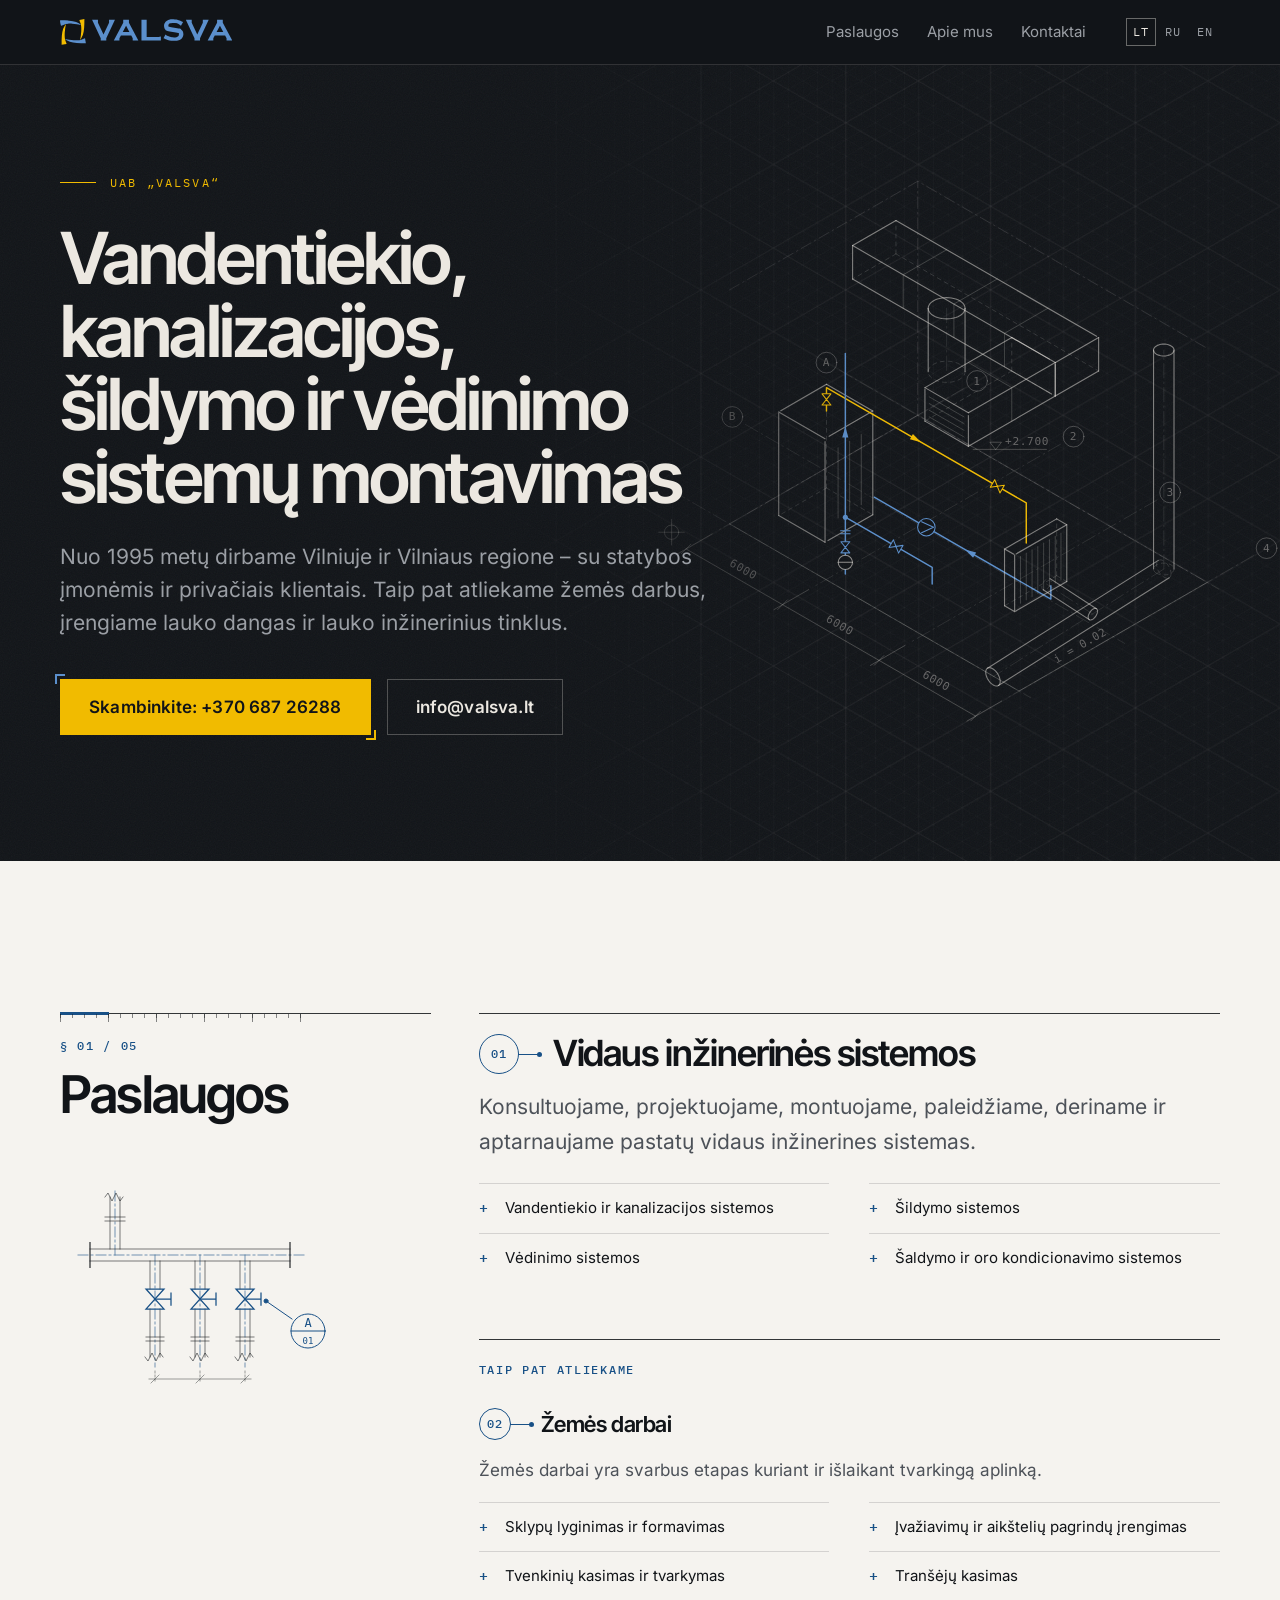
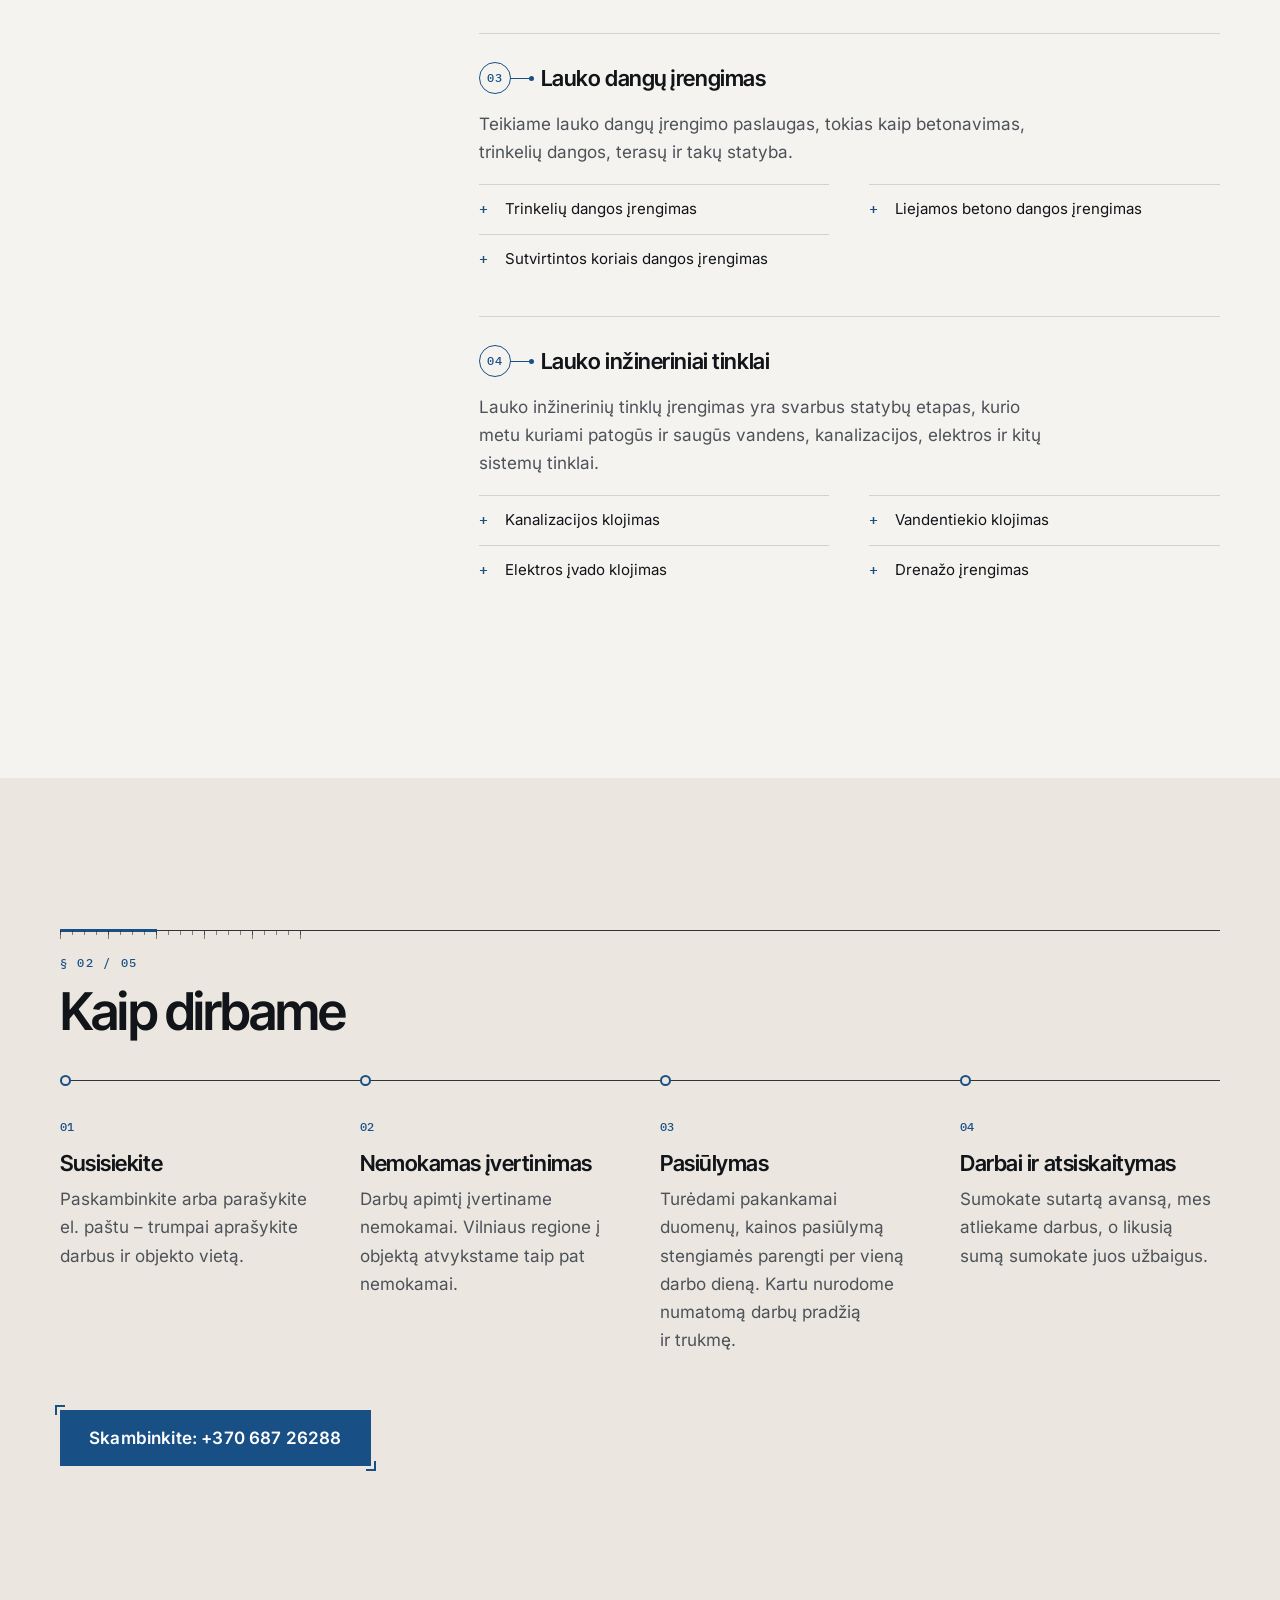
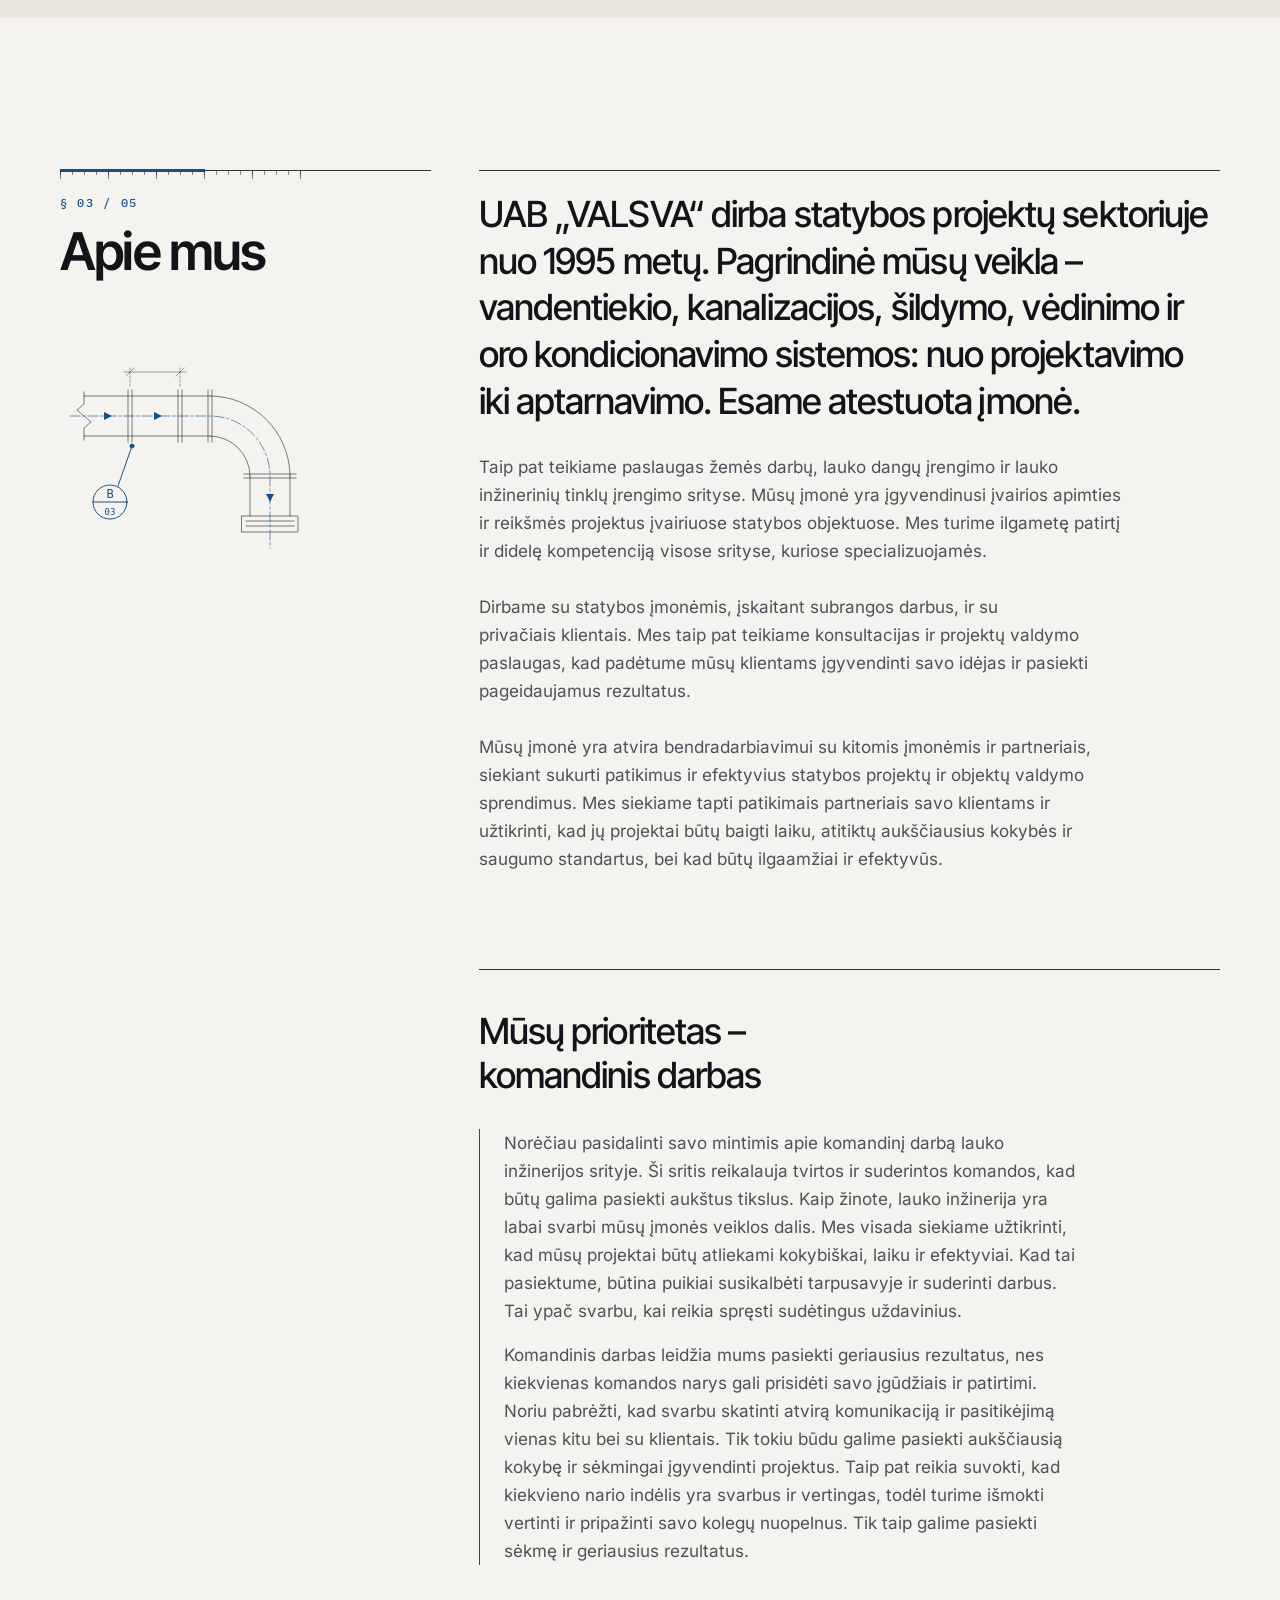
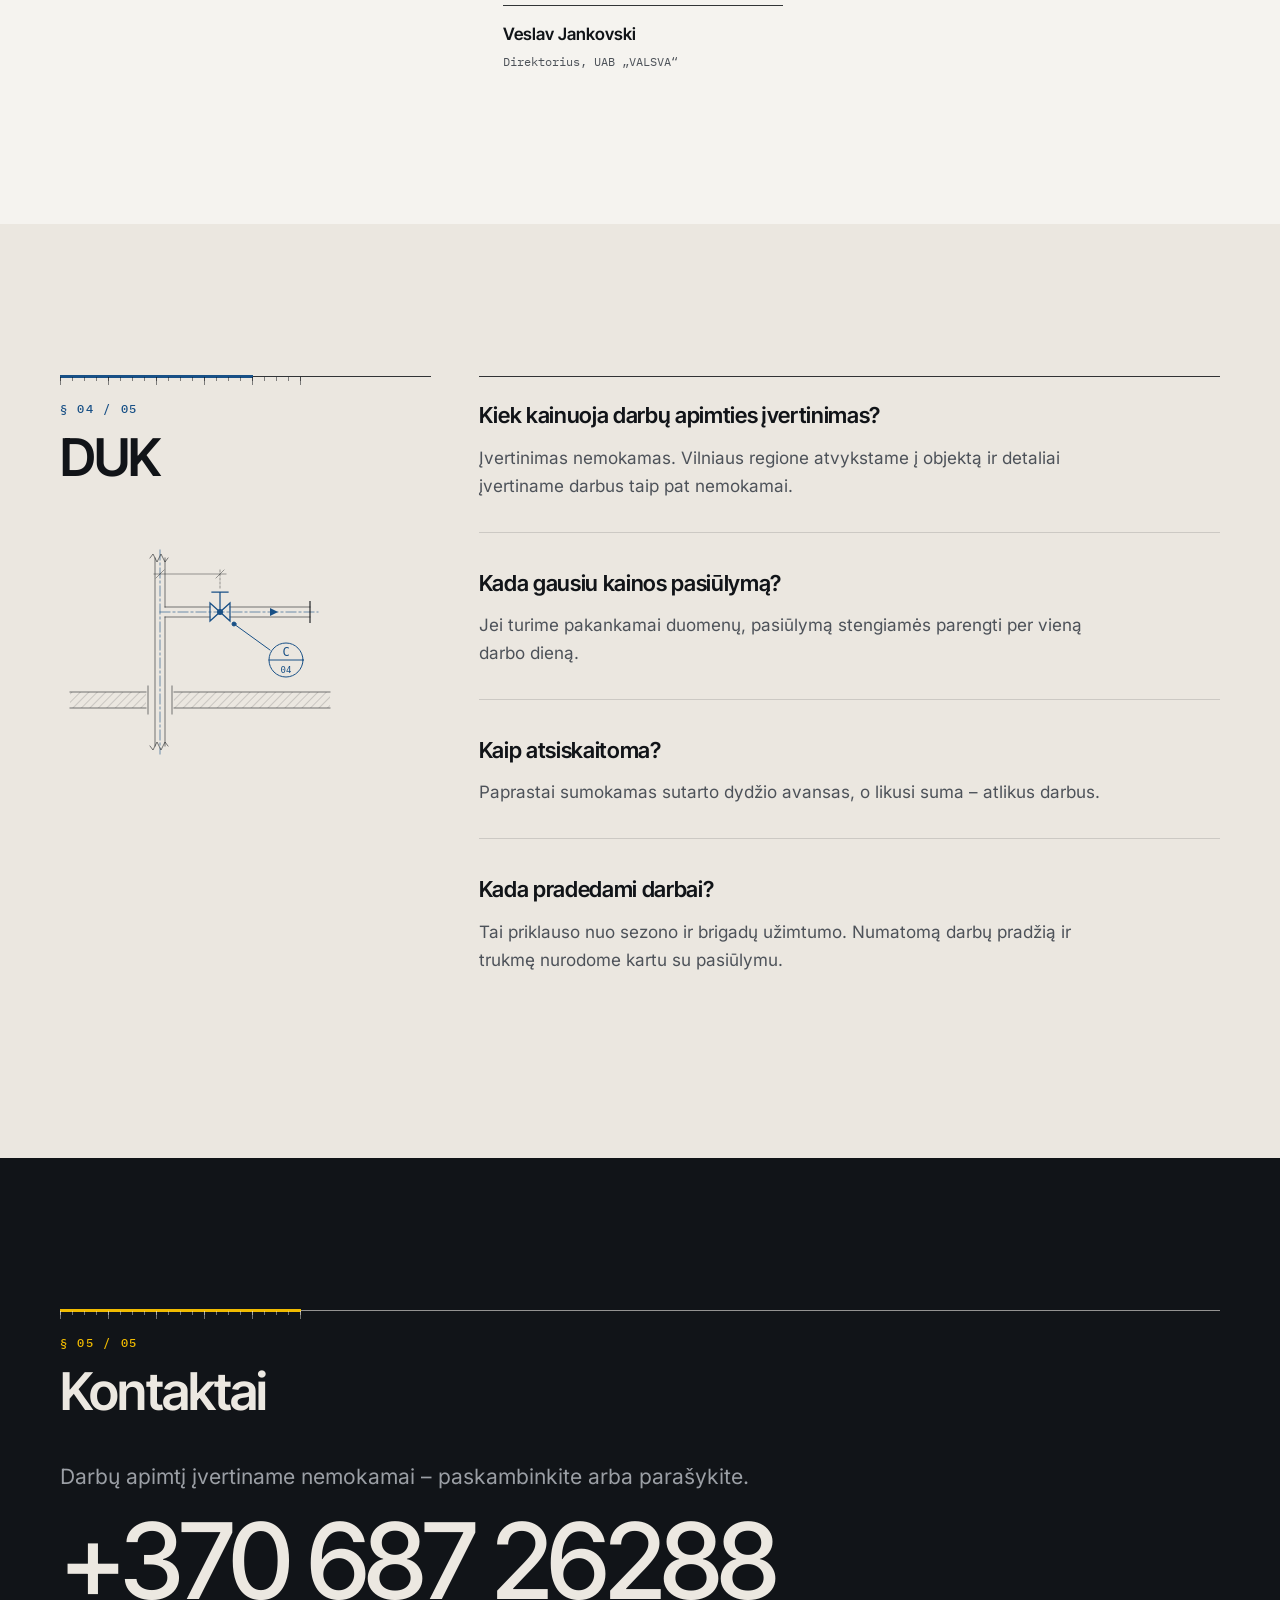
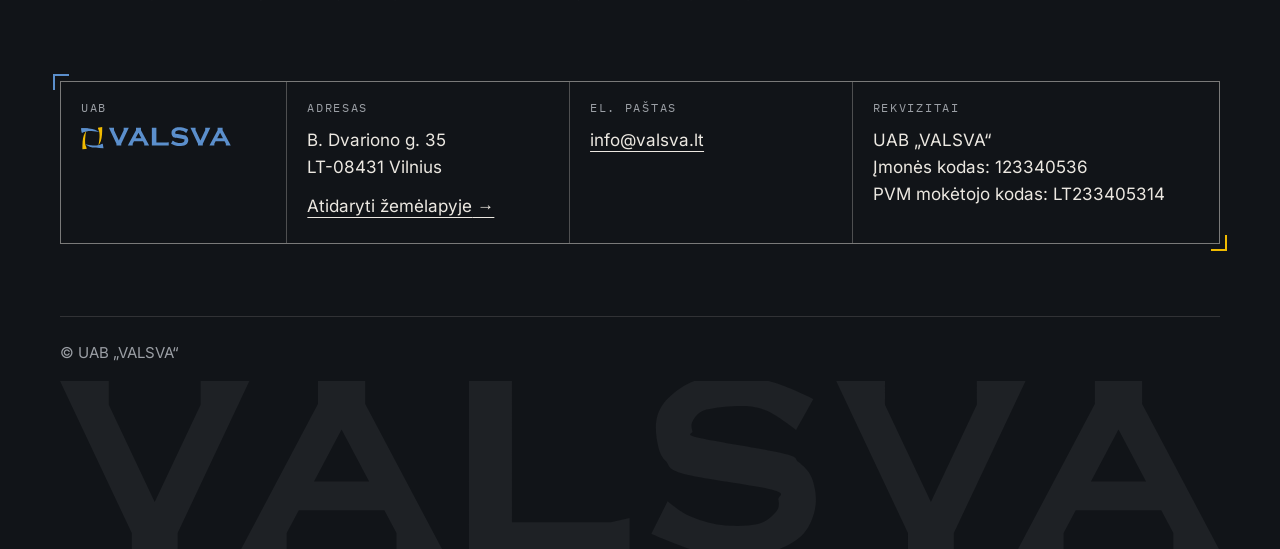
<file: index.html>
<!doctype html>
<html lang="lt">
<head>
  <meta charset="utf-8">
  <meta name="viewport" content="width=device-width, initial-scale=1">
  <meta name="robots" content="noindex"><!-- temporary: remove before connecting valsva.lt -->
  <title>UAB „VALSVA“ – vandentiekis, kanalizacija, šildymas ir vėdinimas Vilniuje</title>
  <meta name="description" content="Nuo 1995 m. projektuojame, montuojame ir aptarnaujame vandentiekio, kanalizacijos, šildymo, vėdinimo ir kondicionavimo sistemas, atliekame žemės darbus, įrengiame lauko dangas ir inžinerinius tinklus Vilniuje ir Vilniaus regione. Nemokamas darbų įvertinimas.">
  <meta name="theme-color" content="#111418">
  <link rel="alternate" hreflang="lt" href="https://valsva.lt/">
  <link rel="alternate" hreflang="ru" href="https://valsva.lt/ru/">
  <link rel="alternate" hreflang="en" href="https://valsva.lt/en/">
  <link rel="alternate" hreflang="x-default" href="https://valsva.lt/">
  <link rel="icon" href="assets/img/favicon.svg" type="image/svg+xml">
  <link rel="preload" href="assets/fonts/inter-tight-latin-wght-normal.woff2" as="font" type="font/woff2" crossorigin>
  <link rel="preload" href="assets/fonts/inter-latin-wght-normal.woff2" as="font" type="font/woff2" crossorigin>
  <link rel="stylesheet" href="assets/style.css">
</head>
<body>
<!-- LAIKINAS logotipas: perbraižytas iš mažo rastro (senoji svetainė), kol įmonė pateiks originalą (SVG).
     Naudojamas per <use>: spalva = currentColor, geltona = --logo-y. -->
<svg class="sprite" aria-hidden="true">
  <defs>
    <clipPath id="logo-head"><rect x="15" y="7" width="12.6" height="38"/></clipPath>
    <g id="logo-mark-paths"><path fill="currentColor" d="M18.15 12.76C25.8 12.76 32.1 12.94 36.6 14.56C38.85 15.46 40.83 16.63 42.54 17.8C39.3 17.17 35.7 16.54 32.1 16.36C28.5 16.18 24.9 16.36 22.65 17.26C21.3 17.8 20.13 18.43 19.14 18.52Z"/><path style="fill:var(--logo-y,#f1bb00)" d="M46.14 11.05C46.14 18.7 45.96 25 44.34 29.5C43.44 31.75 42.27 33.73 41.1 35.44C41.73 32.2 42.36 28.6 42.54 25C42.72 21.4 42.54 17.8 41.64 15.55C41.1 14.2 40.47 13.03 40.38 12.04Z"/><path fill="currentColor" d="M47.85 39.04C40.2 39.04 33.9 38.86 29.4 37.24C27.15 36.34 25.17 35.17 23.46 34C26.7 34.63 30.3 35.26 33.9 35.44C37.5 35.62 41.1 35.44 43.35 34.54C44.7 34 45.87 33.37 46.86 33.28Z"/><path style="fill:var(--logo-y,#f1bb00)" d="M19.86 40.75C19.86 33.1 20.04 26.8 21.66 22.3C22.56 20.05 23.73 18.07 24.9 16.36C24.27 19.6 23.64 23.2 23.46 26.8C23.28 30.4 23.46 34 24.36 36.25C24.9 37.6 25.53 38.77 25.62 39.76Z"/><path fill="currentColor" d="M18.15 12.76C25.8 12.76 32.1 12.94 36.6 14.56C38.85 15.46 40.83 16.63 42.54 17.8C39.3 17.17 35.7 16.54 32.1 16.36C28.5 16.18 24.9 16.36 22.65 17.26C21.3 17.8 20.13 18.43 19.14 18.52Z" clip-path="url(#logo-head)"/></g>
    <path id="logo-word-paths" fill="currentColor" fill-rule="evenodd" d="M55 12L61.8 12L61.8 15.3L68.2 28.87L74.6 15.3L74.6 12L81.4 12L71.4 33.2L71.4 35.7L65 35.7L65 33.2ZM90.95 12L97.55 12L97.55 15.2L108.4 35.7L101.9 35.7L101.9 33.2L100.21 30L88.29 30L86.6 33.2L86.6 35.7L80.1 35.7L90.95 15.2ZM94.25 18.75L98.09 26L90.41 26ZM112 12L118 12L118 31.7L131.8 31.7L134.4 31.1L134.4 35.7L112 35.7ZM147.1 11.4C148.97 11.38 151.95 11.57 154.1 12.09C156.25 12.6 160.02 14.5 160.02 14.5L157.6 18.82C157.6 18.82 154.93 16.78 153.7 16.23C152.47 15.67 151.63 15.52 150.2 15.48C148.77 15.45 146.26 15.66 145.1 15.99C143.94 16.33 143.56 17 143.24 17.5C142.91 18 143.03 18.6 143.16 19C143.29 19.4 141.89 19.39 144 19.91C146.11 20.42 153.48 21.52 155.8 22.09C158.12 22.65 157.28 22.73 157.95 23.3C158.62 23.87 159.4 24.48 159.79 25.5C160.19 26.52 160.51 28.11 160.32 29.4C160.14 30.69 159.59 32.21 158.7 33.23C157.81 34.25 156.35 35.04 155 35.53C153.65 36.02 152.4 36.13 150.6 36.18C148.8 36.23 146.39 36.29 144.2 35.81C142.01 35.33 137.43 33.3 137.43 33.3L139.7 28.76C139.7 28.76 141.35 30.18 142.6 30.74C143.85 31.29 145.58 31.88 147.2 32.08C148.82 32.28 151.03 32.25 152.3 31.94C153.58 31.63 154.38 30.77 154.85 30.2C155.32 29.63 155.22 29.01 155.13 28.5C155.04 27.99 156.49 27.74 154.3 27.15C152.11 26.56 144.47 25.62 142 24.96C139.53 24.3 140.07 23.83 139.47 23.2C138.87 22.57 138.63 22.09 138.4 21.16C138.17 20.23 137.94 18.68 138.12 17.6C138.3 16.52 138.69 15.6 139.49 14.7C140.29 13.8 141.63 12.76 142.9 12.21C144.17 11.66 145.23 11.42 147.1 11.4ZM163.2 12L170 12L170 15.3L176.4 28.87L182.8 15.3L182.8 12L189.6 12L179.6 33.2L179.6 35.7L173.2 35.7L173.2 33.2ZM199.25 12L205.85 12L205.85 15.2L216.7 35.7L210.2 35.7L210.2 33.2L208.51 30L196.59 30L194.9 33.2L194.9 35.7L188.4 35.7L199.25 15.2ZM202.55 18.75L206.39 26L198.71 26Z"/>
  </defs>
  <symbol id="logo" viewBox="18 11 199 30"><use href="#logo-mark-paths"/><use href="#logo-word-paths"/></symbol>
  <symbol id="logo-word" viewBox="55 12 161.7 23.7"><use href="#logo-word-paths"/></symbol>
</svg>

<header class="site-header">
  <div class="wrap header-inner">
    <a class="logo" href="#top" aria-label="UAB „VALSVA“"><svg viewBox="0 0 199 30" aria-hidden="true"><use href="#logo"/></svg></a>
    <nav class="menu" aria-label="Meniu">
      <a href="#paslaugos">Paslaugos</a>
      <a href="#apie-mus">Apie mus</a>
      <a href="#kontaktai">Kontaktai</a>
    </nav>
    <nav class="lang" aria-label="Kalba">
      <a href="./" lang="lt" hreflang="lt" aria-current="page">LT</a>
      <a href="ru/" lang="ru" hreflang="ru">RU</a>
      <a href="en/" lang="en" hreflang="en">EN</a>
    </nav>
  </div>
</header>

<main id="top">

  <section class="hero">
    <div class="wrap">
      <div class="hero-text">
        <p class="eyebrow">UAB „VALSVA“</p>
        <h1>Vandentiekio, kanalizacijos, šildymo ir vėdinimo sistemų montavimas</h1>
        <p class="lead">Nuo 1995 metų dirbame Vilniuje ir Vilniaus regione – su statybos įmonėmis ir privačiais klientais. Taip pat atliekame žemės darbus, įrengiame lauko dangas ir lauko inžinerinius tinklus.</p>
        <p class="actions">
          <a class="btn" href="tel:+37068726288">Skambinkite: +370 687 26288</a>
          <a class="btn btn-ghost" href="mailto:info@valsva.lt">info@valsva.lt</a>
        </p>
      </div>

    </div>
  </section>

  <section id="paslaugos" class="section">
    <div class="wrap split">
      <header class="section-head">
        <p class="sheet" aria-hidden="true">§ 01 / 05</p>
        <h2>Paslaugos</h2>
        <img class="detail" src="assets/img/detail-a.svg" alt="" width="280" height="220" loading="lazy" decoding="async">
      </header>

      <div class="services">
        <article class="service service-main reveal">
          <h3><span class="num">01</span>Vidaus inžinerinės sistemos</h3>
          <p>Konsultuojame, projektuojame, montuojame, paleidžiame, deriname ir aptarnaujame pastatų vidaus inžinerines sistemas.</p>
          <ul>
            <li>Vandentiekio ir kanalizacijos sistemos</li>
            <li>Šildymo sistemos</li>
            <li>Vėdinimo sistemos</li>
            <li>Šaldymo ir oro kondicionavimo sistemos</li>
          </ul>
        </article>

        <p class="services-more">Taip pat atliekame</p>

        <article class="service reveal">
          <h3><span class="num">02</span>Žemės darbai</h3>
          <p>Žemės darbai yra svarbus etapas kuriant ir išlaikant tvarkingą aplinką.</p>
          <ul>
            <li>Sklypų lyginimas ir formavimas</li>
            <li>Įvažiavimų ir aikštelių pagrindų įrengimas</li>
            <li>Tvenkinių kasimas ir tvarkymas</li>
            <li>Tranšėjų kasimas</li>
          </ul>
        </article>

        <article class="service reveal">
          <h3><span class="num">03</span>Lauko dangų įrengimas</h3>
          <p>Teikiame lauko dangų įrengimo paslaugas, tokias kaip betonavimas, trinkelių dangos, terasų ir takų statyba.</p>
          <ul>
            <li>Trinkelių dangos įrengimas</li>
            <li>Liejamos betono dangos įrengimas</li>
            <li>Sutvirtintos koriais dangos įrengimas</li>
          </ul>
        </article>

        <article class="service reveal">
          <h3><span class="num">04</span>Lauko inžineriniai tinklai</h3>
          <p>Lauko inžinerinių tinklų įrengimas yra svarbus statybų etapas, kurio metu kuriami patogūs ir saugūs vandens, kanalizacijos, elektros ir kitų sistemų tinklai.</p>
          <ul>
            <li>Kanalizacijos klojimas</li>
            <li>Vandentiekio klojimas</li>
            <li>Elektros įvado klojimas</li>
            <li>Drenažo įrengimas</li>
          </ul>
        </article>
      </div>
    </div>
  </section>

  <section id="kaip-dirbame" class="section section-alt">
    <div class="wrap">
      <header class="section-head">
        <p class="sheet" aria-hidden="true">§ 02 / 05</p>
        <h2>Kaip dirbame</h2>
      </header>

      <ol class="steps">
        <li class="reveal">
          <h3>Susisiekite</h3>
          <p>Paskambinkite arba parašykite el. paštu – trumpai aprašykite darbus ir objekto vietą.</p>
        </li>
        <li class="reveal">
          <h3>Nemokamas įvertinimas</h3>
          <p>Darbų apimtį įvertiname nemokamai. Vilniaus regione į objektą atvykstame taip pat nemokamai.</p>
        </li>
        <li class="reveal">
          <h3>Pasiūlymas</h3>
          <p>Turėdami pakankamai duomenų, kainos pasiūlymą stengiamės parengti per vieną darbo dieną. Kartu nurodome numatomą darbų pradžią ir trukmę.</p>
        </li>
        <li class="reveal">
          <h3>Darbai ir atsiskaitymas</h3>
          <p>Sumokate sutartą avansą, mes atliekame darbus, o likusią sumą sumokate juos užbaigus.</p>
        </li>
      </ol>

      <p class="actions">
        <a class="btn" href="tel:+37068726288">Skambinkite: +370 687 26288</a>
      </p>
    </div>
  </section>

  <section id="apie-mus" class="section">
    <div class="wrap split">
      <header class="section-head">
        <p class="sheet" aria-hidden="true">§ 03 / 05</p>
        <h2>Apie mus</h2>
        <img class="detail" src="assets/img/detail-b.svg" alt="" width="280" height="220" loading="lazy" decoding="async">
      </header>

      <div class="about">
        <div class="reveal">
          <p class="about-lead">UAB „VALSVA“ dirba statybos projektų sektoriuje nuo 1995 metų. Pagrindinė mūsų veikla – vandentiekio, kanalizacijos, šildymo, vėdinimo ir oro kondicionavimo sistemos: nuo projektavimo iki aptarnavimo. Esame atestuota įmonė.</p>
          <p>Taip pat teikiame paslaugas žemės darbų, lauko dangų įrengimo ir lauko inžinerinių tinklų įrengimo srityse. Mūsų įmonė yra įgyvendinusi įvairios apimties ir reikšmės projektus įvairiuose statybos objektuose. Mes turime ilgametę patirtį ir didelę kompetenciją visose srityse, kuriose specializuojamės.</p>
          <p>Dirbame su statybos įmonėmis, įskaitant subrangos darbus, ir su privačiais klientais. Mes taip pat teikiame konsultacijas ir projektų valdymo paslaugas, kad padėtume mūsų klientams įgyvendinti savo idėjas ir pasiekti pageidaujamus rezultatus.</p>
          <p>Mūsų įmonė yra atvira bendradarbiavimui su kitomis įmonėmis ir partneriais, siekiant sukurti patikimus ir efektyvius statybos projektų ir objektų valdymo sprendimus. Mes siekiame tapti patikimais partneriais savo klientams ir užtikrinti, kad jų projektai būtų baigti laiku, atitiktų aukščiausius kokybės ir saugumo standartus, bei kad būtų ilgaamžiai ir efektyvūs.</p>
        </div>

        <!-- Vadovo laiškas iš senosios svetainės. -->
        <figure class="letter reveal">
          <h3>Mūsų prioritetas – komandinis darbas</h3>
          <blockquote>
          <p>Norėčiau pasidalinti savo mintimis apie komandinį darbą lauko inžinerijos srityje. Ši sritis reikalauja tvirtos ir suderintos komandos, kad būtų galima pasiekti aukštus tikslus. Kaip žinote, lauko inžinerija yra labai svarbi mūsų įmonės veiklos dalis. Mes visada siekiame užtikrinti, kad mūsų projektai būtų atliekami kokybiškai, laiku ir efektyviai. Kad tai pasiektume, būtina puikiai susikalbėti tarpusavyje ir suderinti darbus. Tai ypač svarbu, kai reikia spręsti sudėtingus uždavinius.</p>
          <p>Komandinis darbas leidžia mums pasiekti geriausius rezultatus, nes kiekvienas komandos narys gali prisidėti savo įgūdžiais ir patirtimi. Noriu pabrėžti, kad svarbu skatinti atvirą komunikaciją ir pasitikėjimą vienas kitu bei su klientais. Tik tokiu būdu galime pasiekti aukščiausią kokybę ir sėkmingai įgyvendinti projektus. Taip pat reikia suvokti, kad kiekvieno nario indėlis yra svarbus ir vertingas, todėl turime išmokti vertinti ir pripažinti savo kolegų nuopelnus. Tik taip galime pasiekti sėkmę ir geriausius rezultatus.</p>
          </blockquote>
          <figcaption>
            <span class="letter-name">Veslav Jankovski</span>
            <span class="letter-role">Direktorius, UAB „VALSVA“</span>
          </figcaption>
        </figure>
      </div>
    </div>
  </section>

  <section id="duk" class="section section-alt">
    <div class="wrap split">
      <header class="section-head">
        <p class="sheet" aria-hidden="true">§ 04 / 05</p>
        <h2>DUK</h2>
        <img class="detail" src="assets/img/detail-c.svg" alt="" width="280" height="220" loading="lazy" decoding="async">
      </header>

      <dl class="faq">
        <div class="reveal">
          <dt>Kiek kainuoja darbų apimties įvertinimas?</dt>
          <dd>Įvertinimas nemokamas. Vilniaus regione atvykstame į objektą ir detaliai įvertiname darbus taip pat nemokamai.</dd>
        </div>
        <div class="reveal">
          <dt>Kada gausiu kainos pasiūlymą?</dt>
          <dd>Jei turime pakankamai duomenų, pasiūlymą stengiamės parengti per vieną darbo dieną.</dd>
        </div>
        <div class="reveal">
          <dt>Kaip atsiskaitoma?</dt>
          <dd>Paprastai sumokamas sutarto dydžio avansas, o likusi suma – atlikus darbus.</dd>
        </div>
        <div class="reveal">
          <dt>Kada pradedami darbai?</dt>
          <dd>Tai priklauso nuo sezono ir brigadų užimtumo. Numatomą darbų pradžią ir trukmę nurodome kartu su pasiūlymu.</dd>
        </div>
      </dl>
    </div>
  </section>

</main>

<footer id="kontaktai" class="site-footer">
  <div class="wrap">
    <header class="section-head">
      <p class="sheet" aria-hidden="true">§ 05 / 05</p>
      <h2>Kontaktai</h2>
    </header>

    <p class="footer-lead">Darbų apimtį įvertiname nemokamai – paskambinkite arba parašykite.</p>
    <a class="big-phone" href="tel:+37068726288">+370 687 26288</a>

    <div class="footer-grid">
      <div class="stamp-mark" aria-hidden="true">
        <p class="stamp-label">UAB</p>
        <svg class="stamp-logo" viewBox="0 0 199 30"><use href="#logo"/></svg>
      </div>
      <div>
        <h3>Adresas</h3>
        <p>B. Dvariono g. 35<br><span class="nowrap">LT-08431 Vilnius</span></p>
        <p><a class="arrow-link" href="https://www.google.com/maps/search/?api=1&amp;query=B.+Dvariono+g.+35,+LT-08431+Vilnius">Atidaryti žemėlapyje</a></p>
      </div>
      <div>
        <h3>El. paštas</h3>
        <p><a href="mailto:info@valsva.lt">info@valsva.lt</a></p>
      </div>
      <div>
        <h3>Rekvizitai</h3>
        <p>UAB „VALSVA“<br>
          Įmonės kodas: 123340536<br>
          PVM mokėtojo kodas: LT233405314</p>
      </div>
    </div>

    <div class="footer-bottom">
      <p>© UAB „VALSVA“</p>
      <svg class="footer-logo" viewBox="0 0 161.7 23.7" aria-hidden="true"><use href="#logo-word"/></svg>
    </div>
  </div>
</footer>

<script>
/* Antraštė slepiama slenkant žemyn ir vėl rodoma slenkant aukštyn; pirmajame ekrane matoma visada.
   Be JavaScript antraštė tiesiog lieka prilipusi. */
(function () {
  var header = document.querySelector(".site-header");
  var hero = document.querySelector(".hero");
  var lastY = window.scrollY;

  window.addEventListener("scroll", function () {
    var y = window.scrollY;
    if (Math.abs(y - lastY) < 5) return;
    var heroEnd = hero.offsetTop + hero.offsetHeight - header.offsetHeight;
    header.classList.toggle("is-hidden", y > lastY && y > heroEnd);
    lastY = y;
  }, { passive: true });
})();
</script>
</body>
</html>
</file>
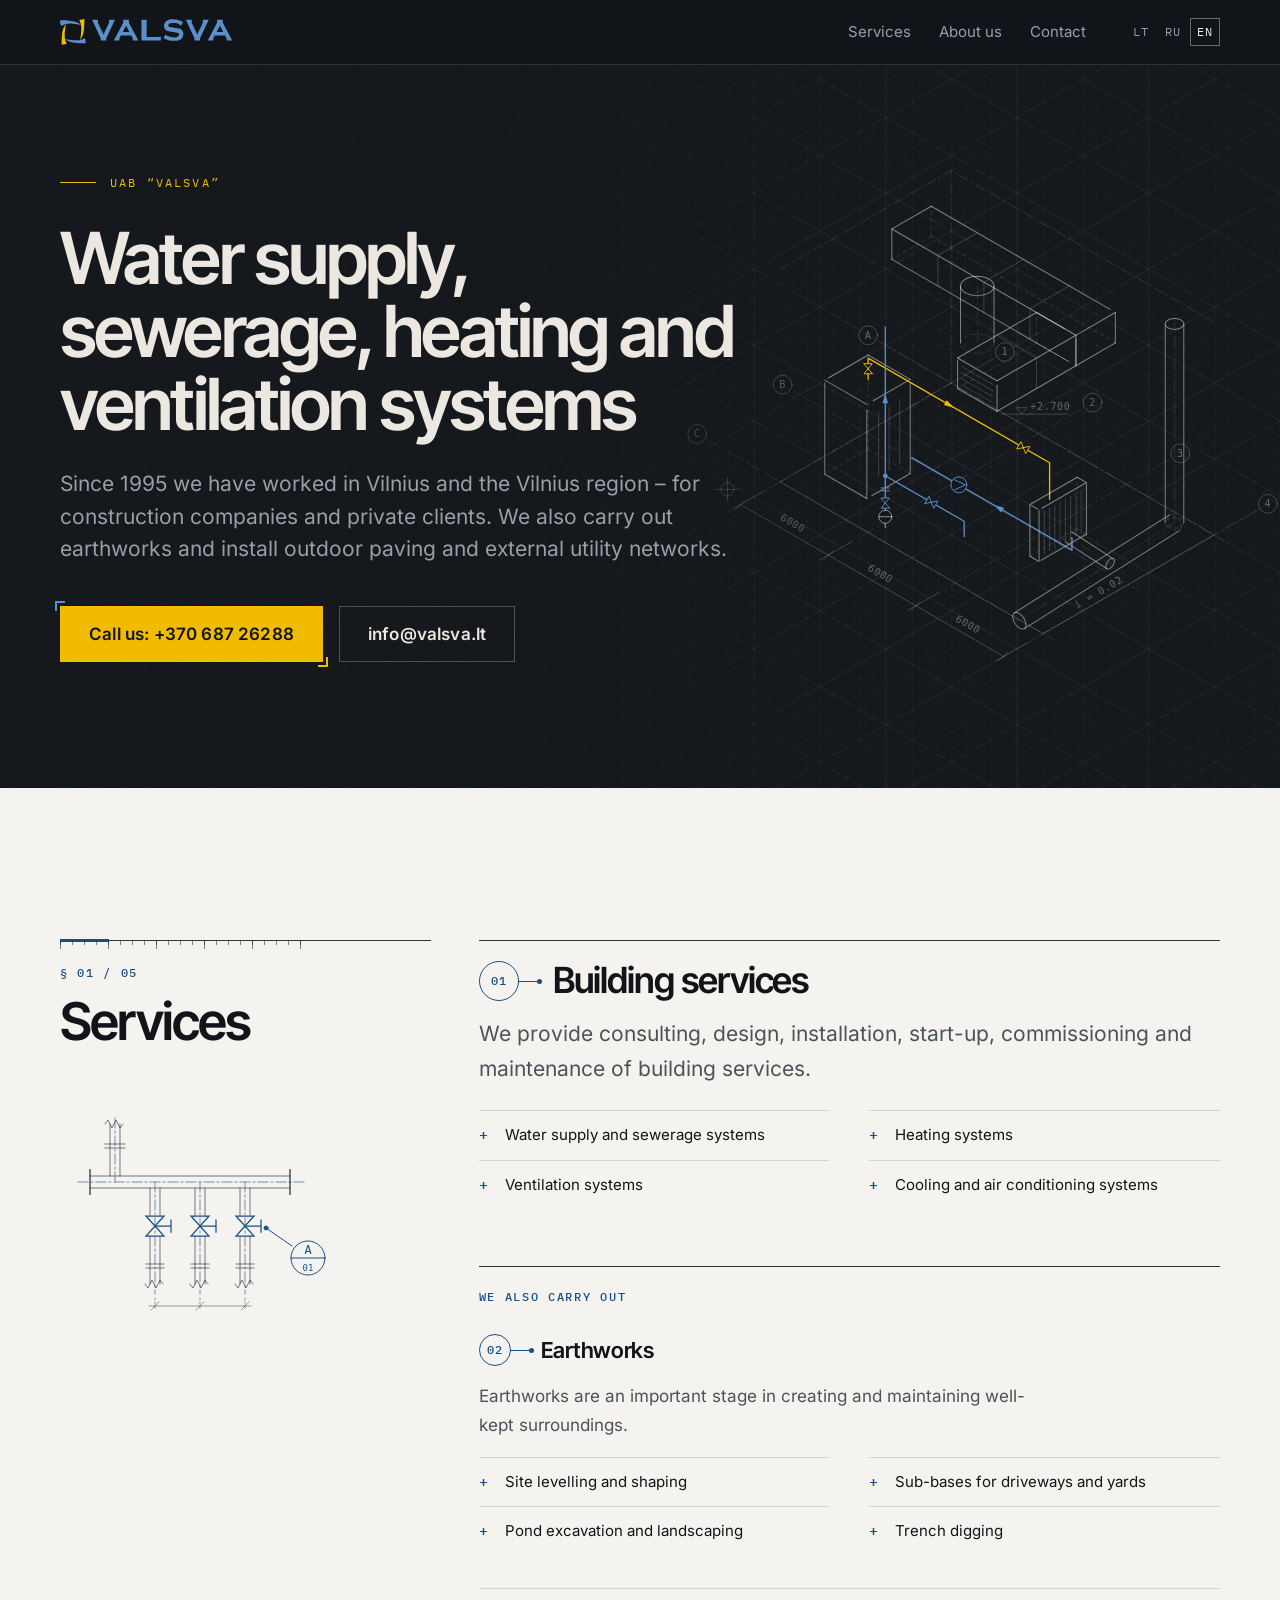
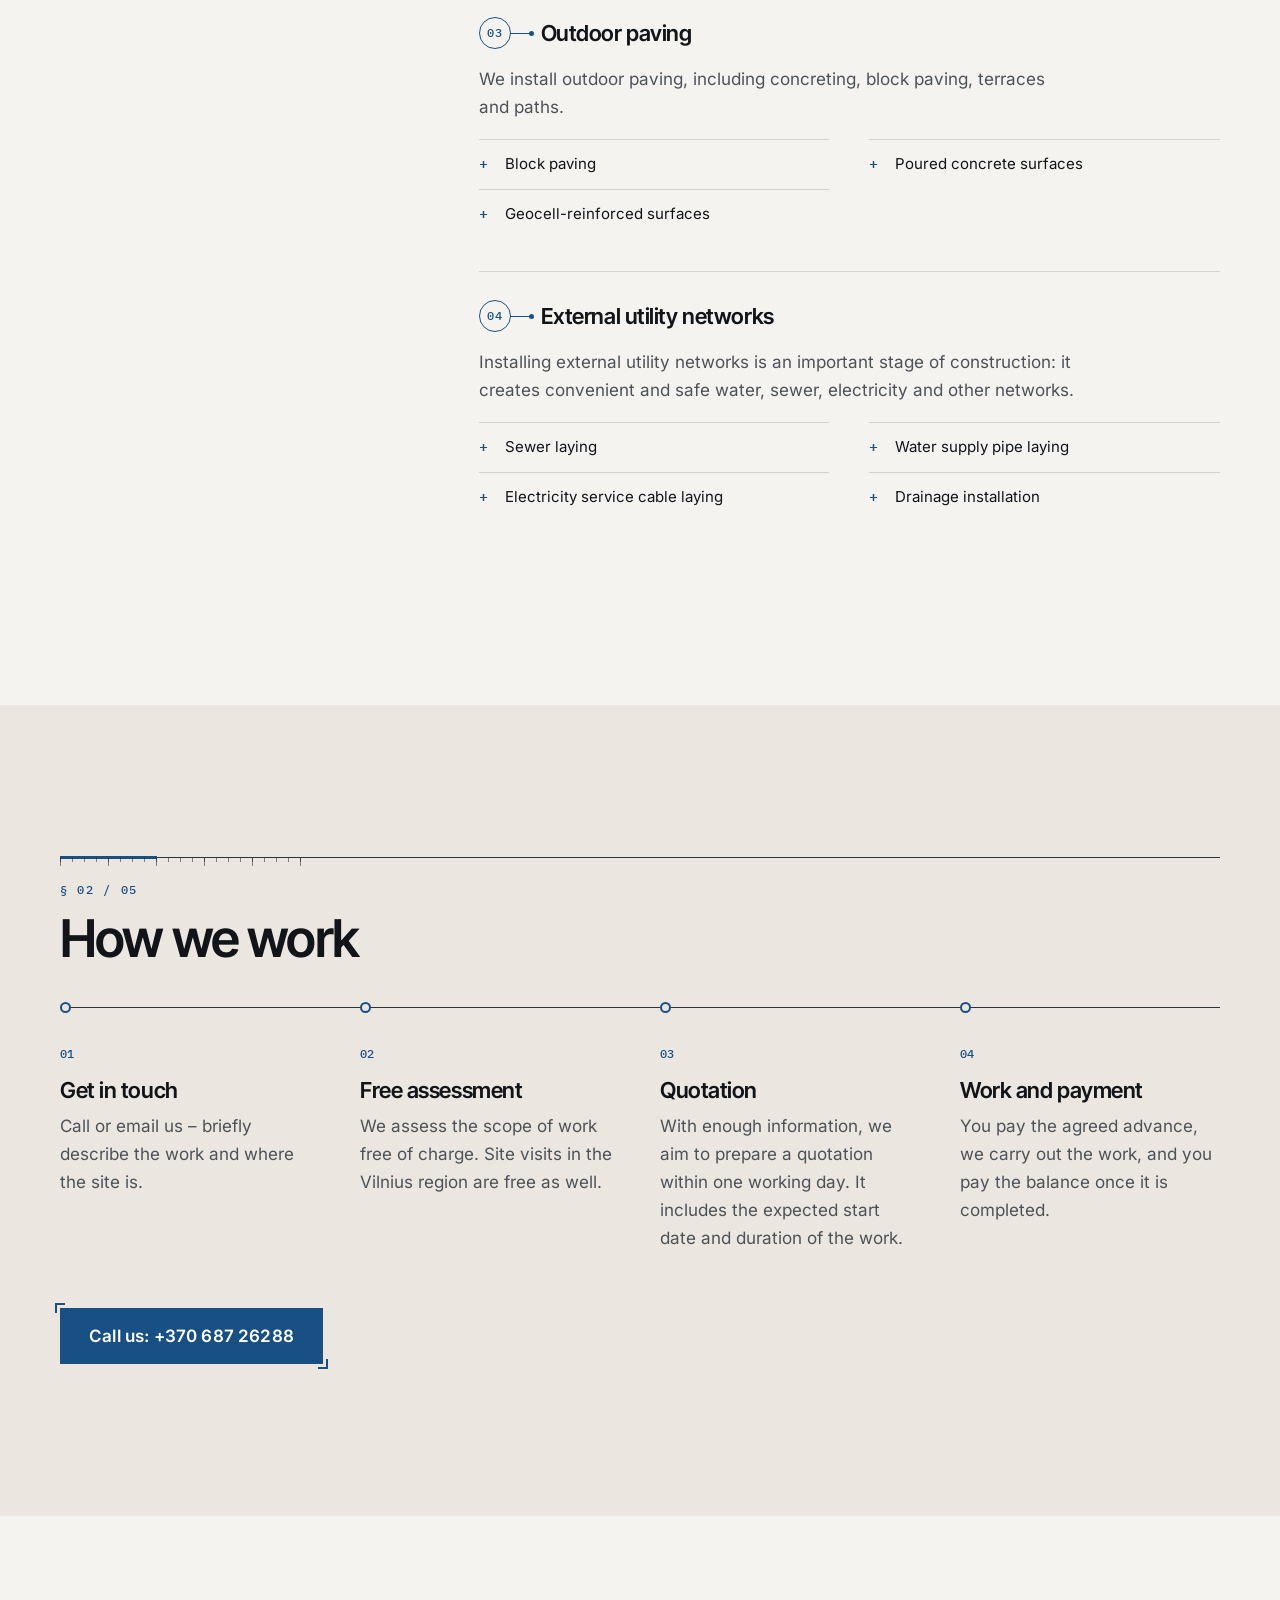
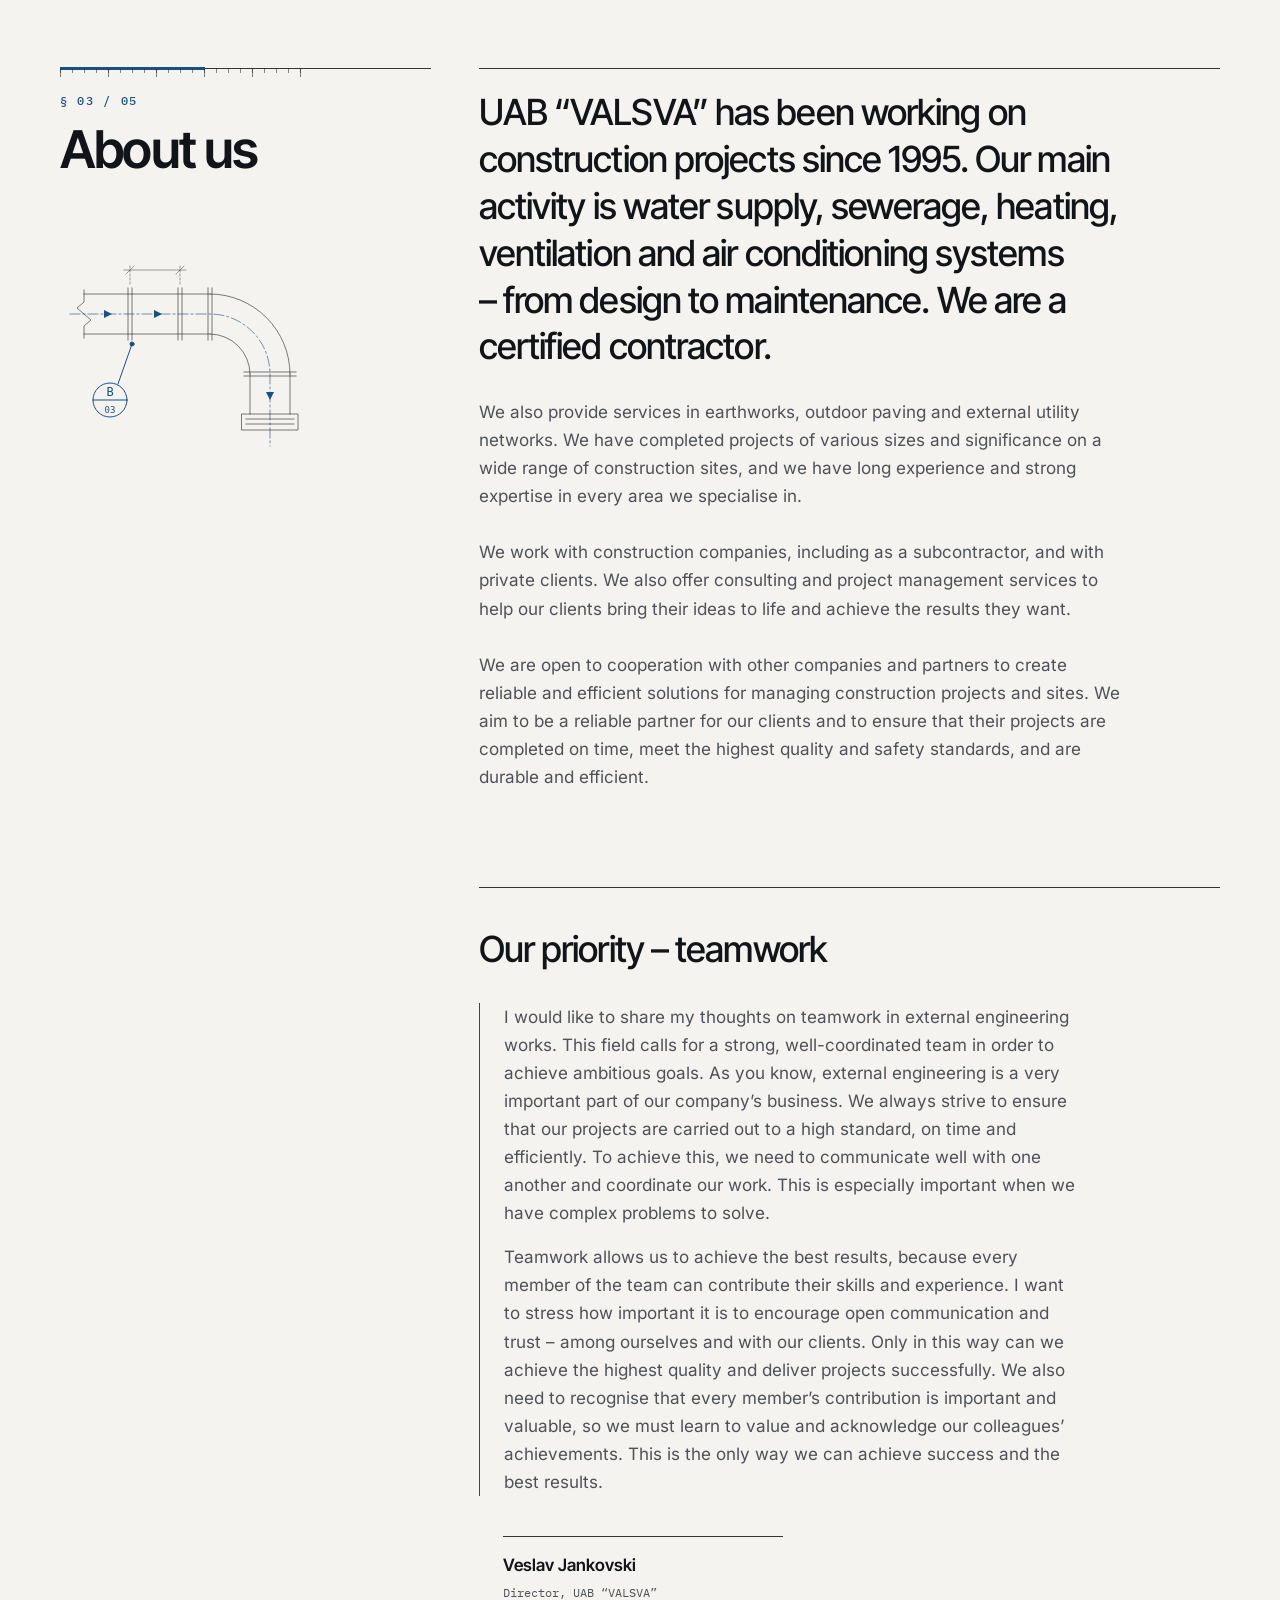
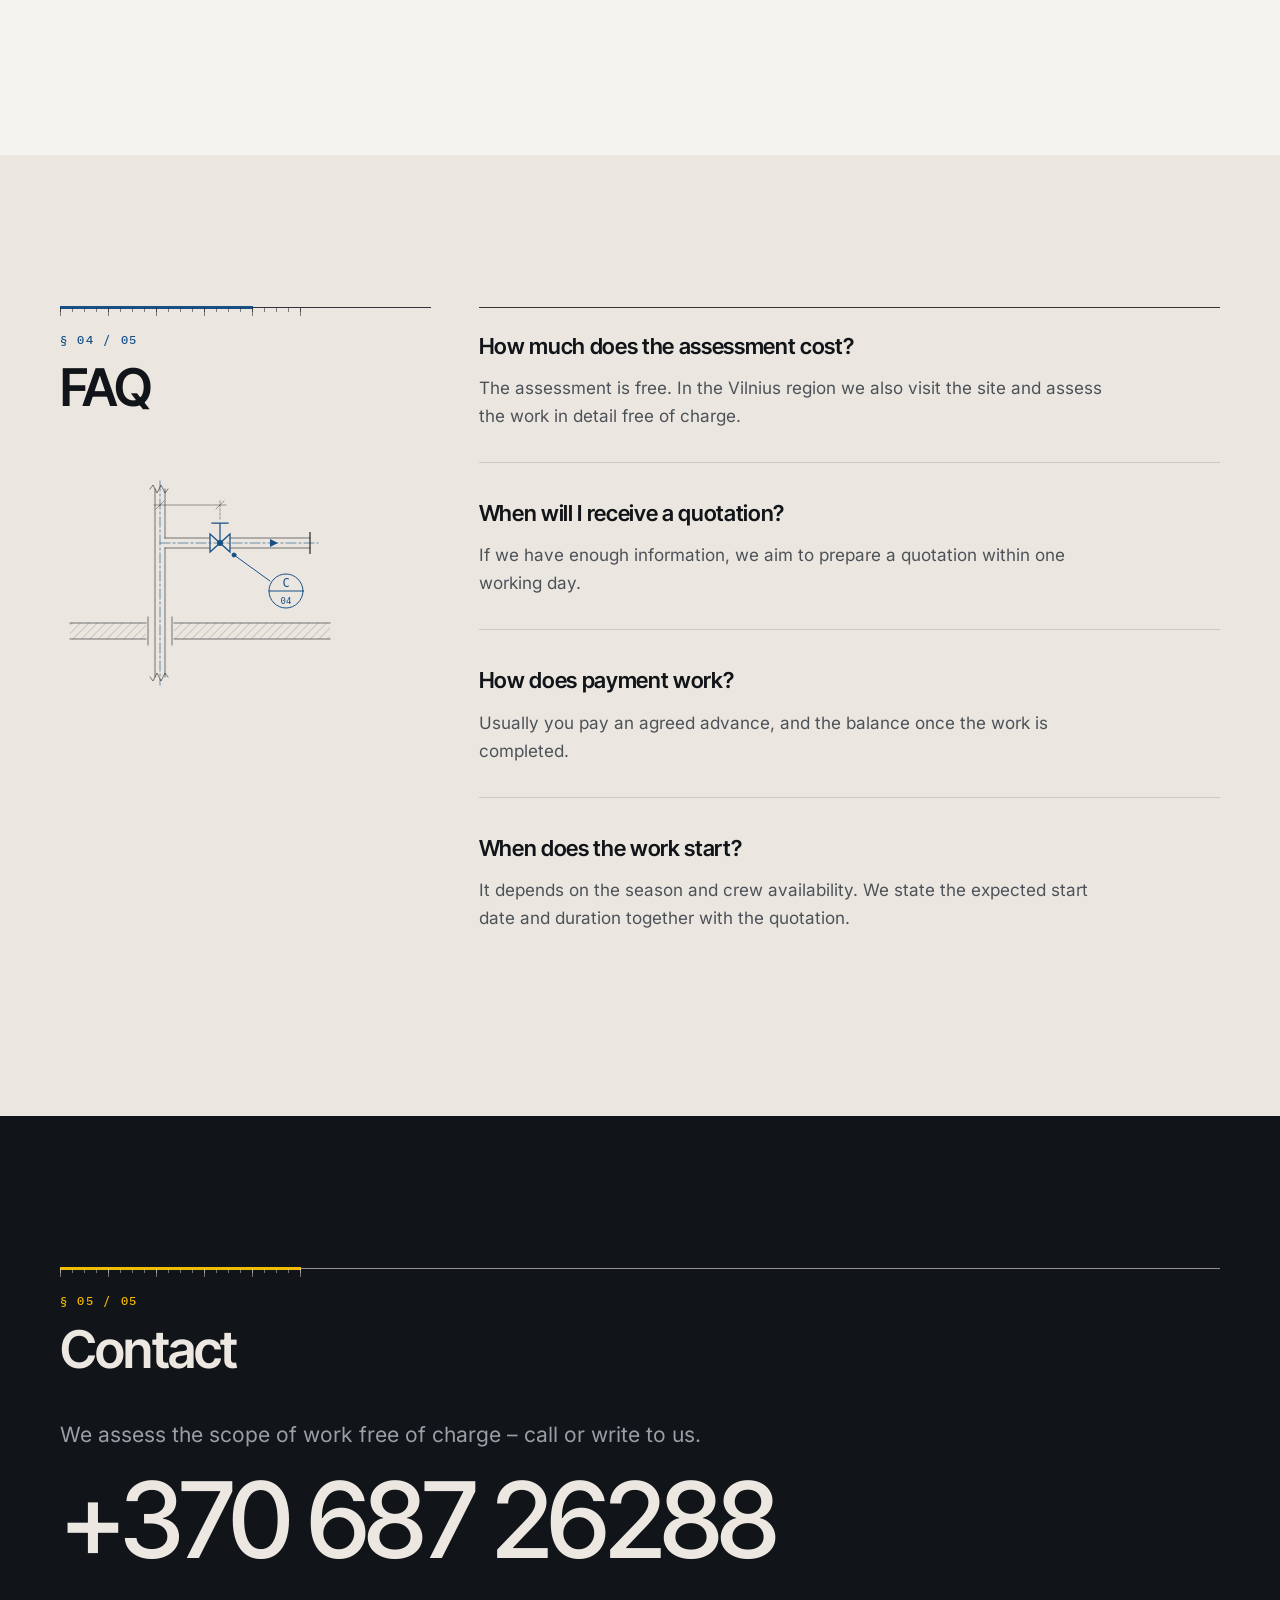
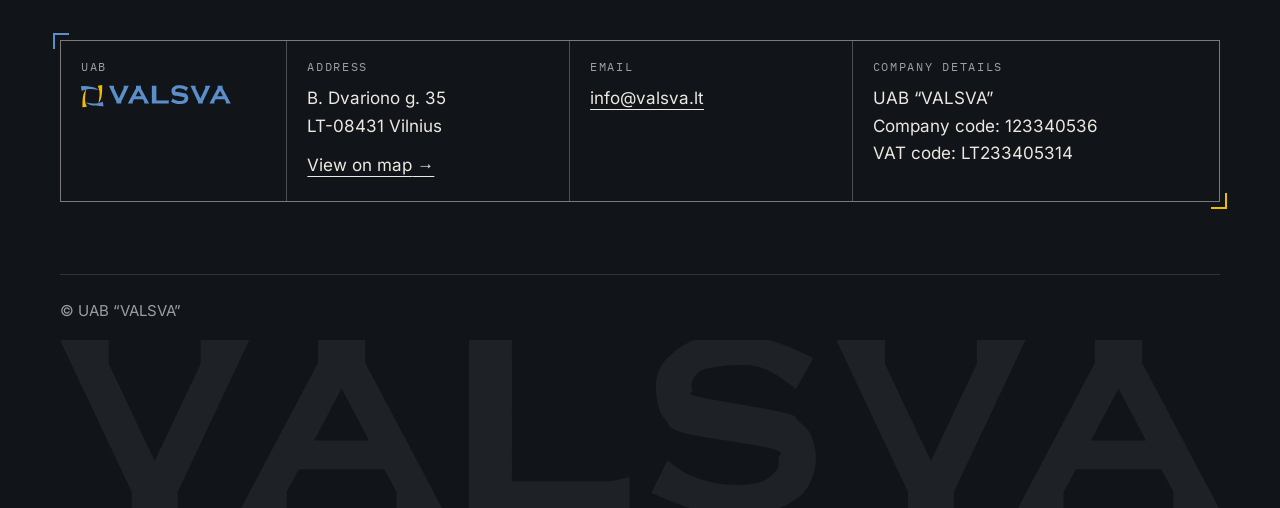
<file: en/index.html>
<!doctype html>
<html lang="en">
<head>
  <meta charset="utf-8">
  <meta name="viewport" content="width=device-width, initial-scale=1">
  <meta name="robots" content="noindex"><!-- temporary: remove before connecting valsva.lt -->
  <title>UAB “VALSVA” – water supply, sewerage, heating and ventilation in Vilnius</title>
  <meta name="description" content="Since 1995 we have been designing, installing and maintaining water supply, sewerage, heating, ventilation and air conditioning systems, as well as carrying out earthworks and installing outdoor paving and utility networks in Vilnius and the Vilnius region. Free assessment of the work.">
  <meta name="theme-color" content="#111418">
  <link rel="alternate" hreflang="lt" href="https://valsva.lt/">
  <link rel="alternate" hreflang="ru" href="https://valsva.lt/ru/">
  <link rel="alternate" hreflang="en" href="https://valsva.lt/en/">
  <link rel="alternate" hreflang="x-default" href="https://valsva.lt/">
  <link rel="icon" href="../assets/img/favicon.svg" type="image/svg+xml">
  <link rel="preload" href="../assets/fonts/inter-tight-latin-wght-normal.woff2" as="font" type="font/woff2" crossorigin>
  <link rel="preload" href="../assets/fonts/inter-latin-wght-normal.woff2" as="font" type="font/woff2" crossorigin>
  <link rel="stylesheet" href="../assets/style.css">
</head>
<body>
<!-- LAIKINAS logotipas: perbraižytas iš mažo rastro (senoji svetainė), kol įmonė pateiks originalą (SVG).
     Naudojamas per <use>: spalva = currentColor, geltona = --logo-y. -->
<svg class="sprite" aria-hidden="true">
  <defs>
    <clipPath id="logo-head"><rect x="15" y="7" width="12.6" height="38"/></clipPath>
    <g id="logo-mark-paths"><path fill="currentColor" d="M18.15 12.76C25.8 12.76 32.1 12.94 36.6 14.56C38.85 15.46 40.83 16.63 42.54 17.8C39.3 17.17 35.7 16.54 32.1 16.36C28.5 16.18 24.9 16.36 22.65 17.26C21.3 17.8 20.13 18.43 19.14 18.52Z"/><path style="fill:var(--logo-y,#f1bb00)" d="M46.14 11.05C46.14 18.7 45.96 25 44.34 29.5C43.44 31.75 42.27 33.73 41.1 35.44C41.73 32.2 42.36 28.6 42.54 25C42.72 21.4 42.54 17.8 41.64 15.55C41.1 14.2 40.47 13.03 40.38 12.04Z"/><path fill="currentColor" d="M47.85 39.04C40.2 39.04 33.9 38.86 29.4 37.24C27.15 36.34 25.17 35.17 23.46 34C26.7 34.63 30.3 35.26 33.9 35.44C37.5 35.62 41.1 35.44 43.35 34.54C44.7 34 45.87 33.37 46.86 33.28Z"/><path style="fill:var(--logo-y,#f1bb00)" d="M19.86 40.75C19.86 33.1 20.04 26.8 21.66 22.3C22.56 20.05 23.73 18.07 24.9 16.36C24.27 19.6 23.64 23.2 23.46 26.8C23.28 30.4 23.46 34 24.36 36.25C24.9 37.6 25.53 38.77 25.62 39.76Z"/><path fill="currentColor" d="M18.15 12.76C25.8 12.76 32.1 12.94 36.6 14.56C38.85 15.46 40.83 16.63 42.54 17.8C39.3 17.17 35.7 16.54 32.1 16.36C28.5 16.18 24.9 16.36 22.65 17.26C21.3 17.8 20.13 18.43 19.14 18.52Z" clip-path="url(#logo-head)"/></g>
    <path id="logo-word-paths" fill="currentColor" fill-rule="evenodd" d="M55 12L61.8 12L61.8 15.3L68.2 28.87L74.6 15.3L74.6 12L81.4 12L71.4 33.2L71.4 35.7L65 35.7L65 33.2ZM90.95 12L97.55 12L97.55 15.2L108.4 35.7L101.9 35.7L101.9 33.2L100.21 30L88.29 30L86.6 33.2L86.6 35.7L80.1 35.7L90.95 15.2ZM94.25 18.75L98.09 26L90.41 26ZM112 12L118 12L118 31.7L131.8 31.7L134.4 31.1L134.4 35.7L112 35.7ZM147.1 11.4C148.97 11.38 151.95 11.57 154.1 12.09C156.25 12.6 160.02 14.5 160.02 14.5L157.6 18.82C157.6 18.82 154.93 16.78 153.7 16.23C152.47 15.67 151.63 15.52 150.2 15.48C148.77 15.45 146.26 15.66 145.1 15.99C143.94 16.33 143.56 17 143.24 17.5C142.91 18 143.03 18.6 143.16 19C143.29 19.4 141.89 19.39 144 19.91C146.11 20.42 153.48 21.52 155.8 22.09C158.12 22.65 157.28 22.73 157.95 23.3C158.62 23.87 159.4 24.48 159.79 25.5C160.19 26.52 160.51 28.11 160.32 29.4C160.14 30.69 159.59 32.21 158.7 33.23C157.81 34.25 156.35 35.04 155 35.53C153.65 36.02 152.4 36.13 150.6 36.18C148.8 36.23 146.39 36.29 144.2 35.81C142.01 35.33 137.43 33.3 137.43 33.3L139.7 28.76C139.7 28.76 141.35 30.18 142.6 30.74C143.85 31.29 145.58 31.88 147.2 32.08C148.82 32.28 151.03 32.25 152.3 31.94C153.58 31.63 154.38 30.77 154.85 30.2C155.32 29.63 155.22 29.01 155.13 28.5C155.04 27.99 156.49 27.74 154.3 27.15C152.11 26.56 144.47 25.62 142 24.96C139.53 24.3 140.07 23.83 139.47 23.2C138.87 22.57 138.63 22.09 138.4 21.16C138.17 20.23 137.94 18.68 138.12 17.6C138.3 16.52 138.69 15.6 139.49 14.7C140.29 13.8 141.63 12.76 142.9 12.21C144.17 11.66 145.23 11.42 147.1 11.4ZM163.2 12L170 12L170 15.3L176.4 28.87L182.8 15.3L182.8 12L189.6 12L179.6 33.2L179.6 35.7L173.2 35.7L173.2 33.2ZM199.25 12L205.85 12L205.85 15.2L216.7 35.7L210.2 35.7L210.2 33.2L208.51 30L196.59 30L194.9 33.2L194.9 35.7L188.4 35.7L199.25 15.2ZM202.55 18.75L206.39 26L198.71 26Z"/>
  </defs>
  <symbol id="logo" viewBox="18 11 199 30"><use href="#logo-mark-paths"/><use href="#logo-word-paths"/></symbol>
  <symbol id="logo-word" viewBox="55 12 161.7 23.7"><use href="#logo-word-paths"/></symbol>
</svg>

<header class="site-header">
  <div class="wrap header-inner">
    <a class="logo" href="#top" aria-label="UAB “VALSVA”"><svg viewBox="0 0 199 30" aria-hidden="true"><use href="#logo"/></svg></a>
    <nav class="menu" aria-label="Menu">
      <a href="#paslaugos">Services</a>
      <a href="#apie-mus">About us</a>
      <a href="#kontaktai">Contact</a>
    </nav>
    <nav class="lang" aria-label="Language">
      <a href="../" lang="lt" hreflang="lt">LT</a>
      <a href="../ru/" lang="ru" hreflang="ru">RU</a>
      <a href="./" lang="en" hreflang="en" aria-current="page">EN</a>
    </nav>
  </div>
</header>

<main id="top">

  <section class="hero">
    <div class="wrap">
      <div class="hero-text">
        <p class="eyebrow">UAB “VALSVA”</p>
        <h1>Water supply, sewerage, heating and ventilation systems</h1>
        <p class="lead">Since 1995 we have worked in Vilnius and the Vilnius region – for construction companies and private clients. We also carry out earthworks and install outdoor paving and external utility networks.</p>
        <p class="actions">
          <a class="btn" href="tel:+37068726288">Call us: +370 687 26288</a>
          <a class="btn btn-ghost" href="mailto:info@valsva.lt">info@valsva.lt</a>
        </p>
      </div>

    </div>
  </section>

  <section id="paslaugos" class="section">
    <div class="wrap split">
      <header class="section-head">
        <p class="sheet" aria-hidden="true">§ 01 / 05</p>
        <h2>Services</h2>
        <img class="detail" src="../assets/img/detail-a.svg" alt="" width="280" height="220" loading="lazy" decoding="async">
      </header>

      <div class="services">
        <article class="service service-main reveal">
          <h3><span class="num">01</span>Building services</h3>
          <p>We provide consulting, design, installation, start-up, commissioning and maintenance of building services.</p>
          <ul>
            <li>Water supply and sewerage systems</li>
            <li>Heating systems</li>
            <li>Ventilation systems</li>
            <li>Cooling and air conditioning systems</li>
          </ul>
        </article>

        <p class="services-more">We also carry out</p>

        <article class="service reveal">
          <h3><span class="num">02</span>Earthworks</h3>
          <p>Earthworks are an important stage in creating and maintaining well-kept surroundings.</p>
          <ul>
            <li>Site levelling and shaping</li>
            <li>Sub-bases for driveways and yards</li>
            <li>Pond excavation and landscaping</li>
            <li>Trench digging</li>
          </ul>
        </article>

        <article class="service reveal">
          <h3><span class="num">03</span>Outdoor paving</h3>
          <p>We install outdoor paving, including concreting, block paving, terraces and paths.</p>
          <ul>
            <li>Block paving</li>
            <li>Poured concrete surfaces</li>
            <li>Geocell-reinforced surfaces</li>
          </ul>
        </article>

        <article class="service reveal">
          <h3><span class="num">04</span>External utility networks</h3>
          <p>Installing external utility networks is an important stage of construction: it creates convenient and safe water, sewer, electricity and other networks.</p>
          <ul>
            <li>Sewer laying</li>
            <li>Water supply pipe laying</li>
            <li>Electricity service cable laying</li>
            <li>Drainage installation</li>
          </ul>
        </article>
      </div>
    </div>
  </section>

  <section id="kaip-dirbame" class="section section-alt">
    <div class="wrap">
      <header class="section-head">
        <p class="sheet" aria-hidden="true">§ 02 / 05</p>
        <h2>How we work</h2>
      </header>

      <ol class="steps">
        <li class="reveal">
          <h3>Get in touch</h3>
          <p>Call or email us – briefly describe the work and where the site is.</p>
        </li>
        <li class="reveal">
          <h3>Free assessment</h3>
          <p>We assess the scope of work free of charge. Site visits in the Vilnius region are free as well.</p>
        </li>
        <li class="reveal">
          <h3>Quotation</h3>
          <p>With enough information, we aim to prepare a quotation within one working day. It includes the expected start date and duration of the work.</p>
        </li>
        <li class="reveal">
          <h3>Work and payment</h3>
          <p>You pay the agreed advance, we carry out the work, and you pay the balance once it is completed.</p>
        </li>
      </ol>

      <p class="actions">
        <a class="btn" href="tel:+37068726288">Call us: +370 687 26288</a>
      </p>
    </div>
  </section>

  <section id="apie-mus" class="section">
    <div class="wrap split">
      <header class="section-head">
        <p class="sheet" aria-hidden="true">§ 03 / 05</p>
        <h2>About us</h2>
        <img class="detail" src="../assets/img/detail-b.svg" alt="" width="280" height="220" loading="lazy" decoding="async">
      </header>

      <div class="about">
        <div class="reveal">
          <p class="about-lead">UAB “VALSVA” has been working on construction projects since 1995. Our main activity is water supply, sewerage, heating, ventilation and air conditioning systems – from design to maintenance. We are a certified contractor.</p>
          <p>We also provide services in earthworks, outdoor paving and external utility networks. We have completed projects of various sizes and significance on a wide range of construction sites, and we have long experience and strong expertise in every area we specialise in.</p>
          <p>We work with construction companies, including as a subcontractor, and with private clients. We also offer consulting and project management services to help our clients bring their ideas to life and achieve the results they want.</p>
          <p>We are open to cooperation with other companies and partners to create reliable and efficient solutions for managing construction projects and sites. We aim to be a reliable partner for our clients and to ensure that their projects are completed on time, meet the highest quality and safety standards, and are durable and efficient.</p>
        </div>

        <!-- Vadovo laiškas iš senosios svetainės. -->
        <figure class="letter reveal">
          <h3>Our priority – teamwork</h3>
          <blockquote>
          <p>I would like to share my thoughts on teamwork in external engineering works. This field calls for a strong, well-coordinated team in order to achieve ambitious goals. As you know, external engineering is a very important part of our company’s business. We always strive to ensure that our projects are carried out to a high standard, on time and efficiently. To achieve this, we need to communicate well with one another and coordinate our work. This is especially important when we have complex problems to solve.</p>
          <p>Teamwork allows us to achieve the best results, because every member of the team can contribute their skills and experience. I want to stress how important it is to encourage open communication and trust – among ourselves and with our clients. Only in this way can we achieve the highest quality and deliver projects successfully. We also need to recognise that every member’s contribution is important and valuable, so we must learn to value and acknowledge our colleagues’ achievements. This is the only way we can achieve success and the best results.</p>
          </blockquote>
          <figcaption>
            <span class="letter-name">Veslav Jankovski</span>
            <span class="letter-role">Director, UAB “VALSVA”</span>
          </figcaption>
        </figure>
      </div>
    </div>
  </section>

  <section id="duk" class="section section-alt">
    <div class="wrap split">
      <header class="section-head">
        <p class="sheet" aria-hidden="true">§ 04 / 05</p>
        <h2>FAQ</h2>
        <img class="detail" src="../assets/img/detail-c.svg" alt="" width="280" height="220" loading="lazy" decoding="async">
      </header>

      <dl class="faq">
        <div class="reveal">
          <dt>How much does the assessment cost?</dt>
          <dd>The assessment is free. In the Vilnius region we also visit the site and assess the work in detail free of charge.</dd>
        </div>
        <div class="reveal">
          <dt>When will I receive a quotation?</dt>
          <dd>If we have enough information, we aim to prepare a quotation within one working day.</dd>
        </div>
        <div class="reveal">
          <dt>How does payment work?</dt>
          <dd>Usually you pay an agreed advance, and the balance once the work is completed.</dd>
        </div>
        <div class="reveal">
          <dt>When does the work start?</dt>
          <dd>It depends on the season and crew availability. We state the expected start date and duration together with the quotation.</dd>
        </div>
      </dl>
    </div>
  </section>

</main>

<footer id="kontaktai" class="site-footer">
  <div class="wrap">
    <header class="section-head">
      <p class="sheet" aria-hidden="true">§ 05 / 05</p>
      <h2>Contact</h2>
    </header>

    <p class="footer-lead">We assess the scope of work free of charge – call or write to us.</p>
    <a class="big-phone" href="tel:+37068726288">+370 687 26288</a>

    <div class="footer-grid">
      <div class="stamp-mark" aria-hidden="true">
        <p class="stamp-label">UAB</p>
        <svg class="stamp-logo" viewBox="0 0 199 30"><use href="#logo"/></svg>
      </div>
      <div>
        <h3>Address</h3>
        <p>B. Dvariono g. 35<br><span class="nowrap">LT-08431 Vilnius</span></p>
        <p><a class="arrow-link" href="https://www.google.com/maps/search/?api=1&amp;query=B.+Dvariono+g.+35,+LT-08431+Vilnius">View on map</a></p>
      </div>
      <div>
        <h3>Email</h3>
        <p><a href="mailto:info@valsva.lt">info@valsva.lt</a></p>
      </div>
      <div>
        <h3>Company details</h3>
        <p>UAB “VALSVA”<br>
          Company code: 123340536<br>
          VAT code: LT233405314</p>
      </div>
    </div>

    <div class="footer-bottom">
      <p>© UAB “VALSVA”</p>
      <svg class="footer-logo" viewBox="0 0 161.7 23.7" aria-hidden="true"><use href="#logo-word"/></svg>
    </div>
  </div>
</footer>

<script>
/* Antraštė slepiama slenkant žemyn ir vėl rodoma slenkant aukštyn; pirmajame ekrane matoma visada.
   Be JavaScript antraštė tiesiog lieka prilipusi. */
(function () {
  var header = document.querySelector(".site-header");
  var hero = document.querySelector(".hero");
  var lastY = window.scrollY;

  window.addEventListener("scroll", function () {
    var y = window.scrollY;
    if (Math.abs(y - lastY) < 5) return;
    var heroEnd = hero.offsetTop + hero.offsetHeight - header.offsetHeight;
    header.classList.toggle("is-hidden", y > lastY && y > heroEnd);
    lastY = y;
  }, { passive: true });
})();
</script>
</body>
</html>
</file>
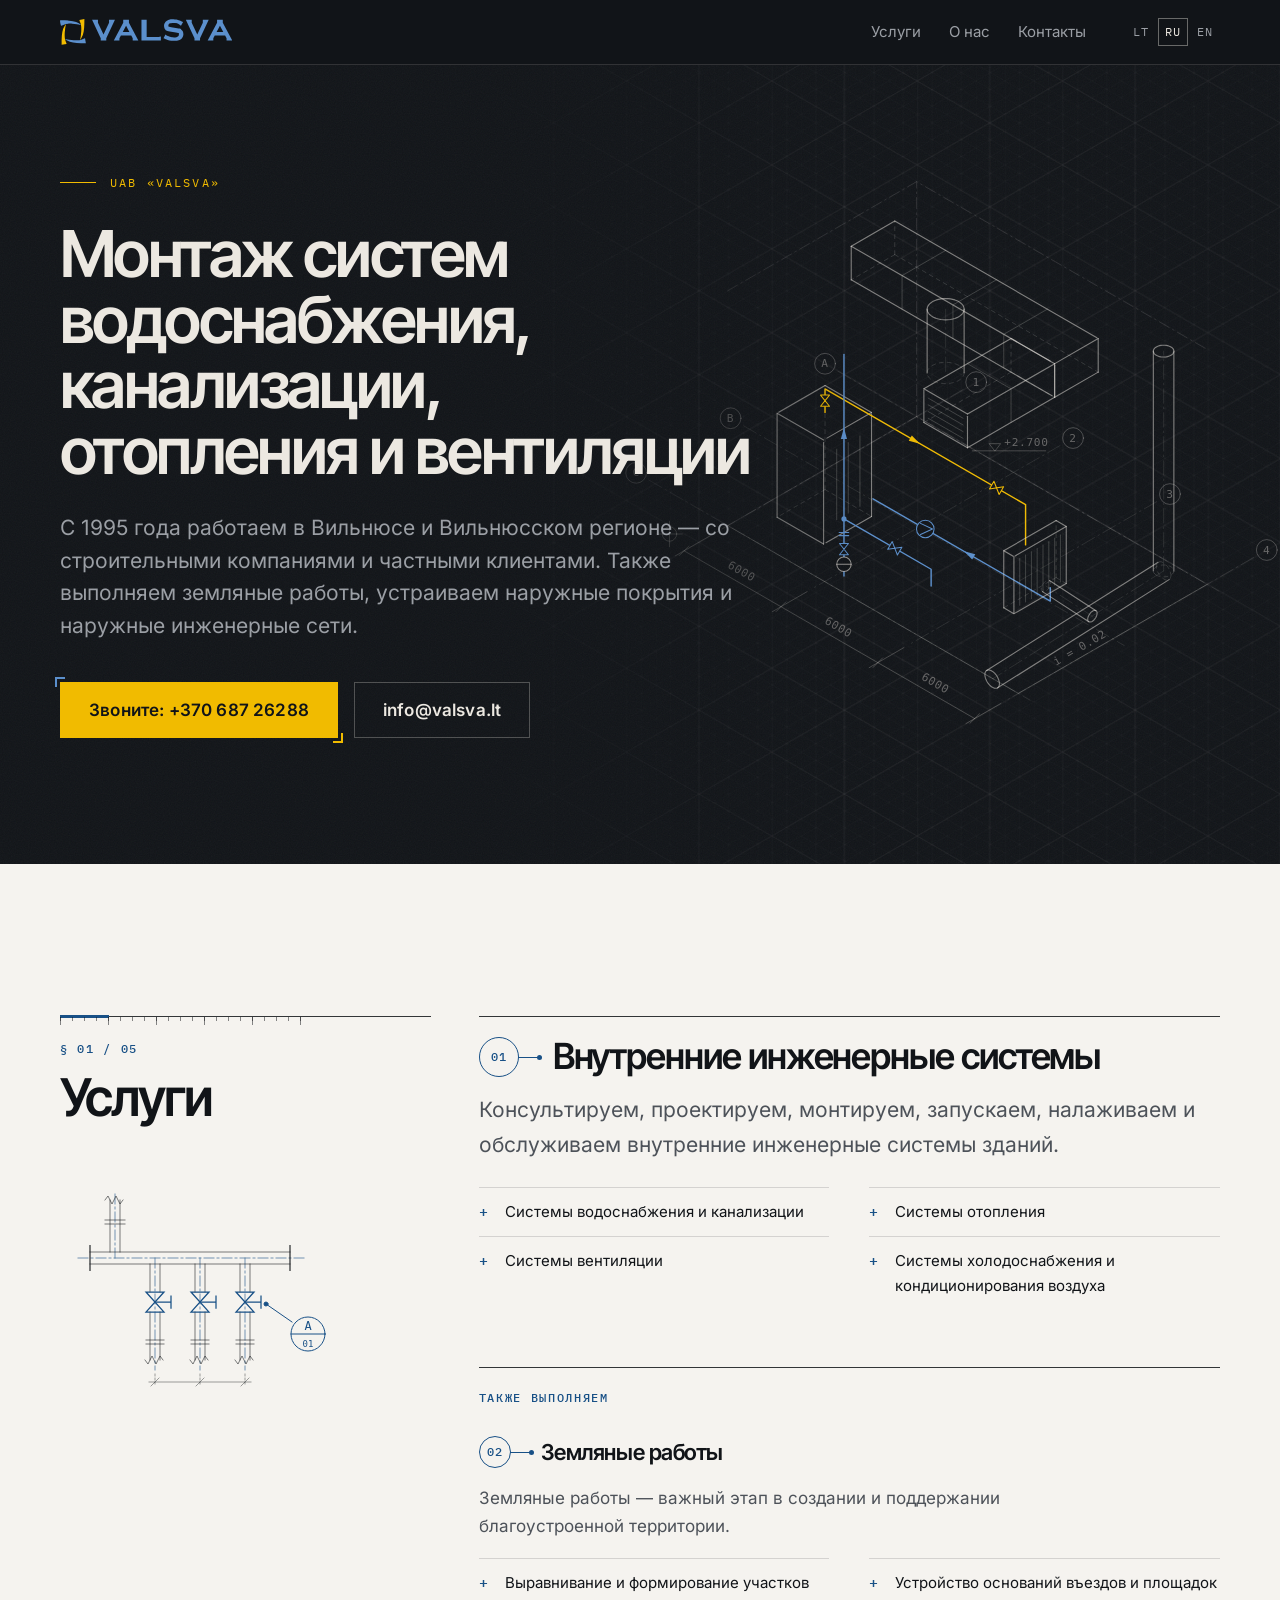
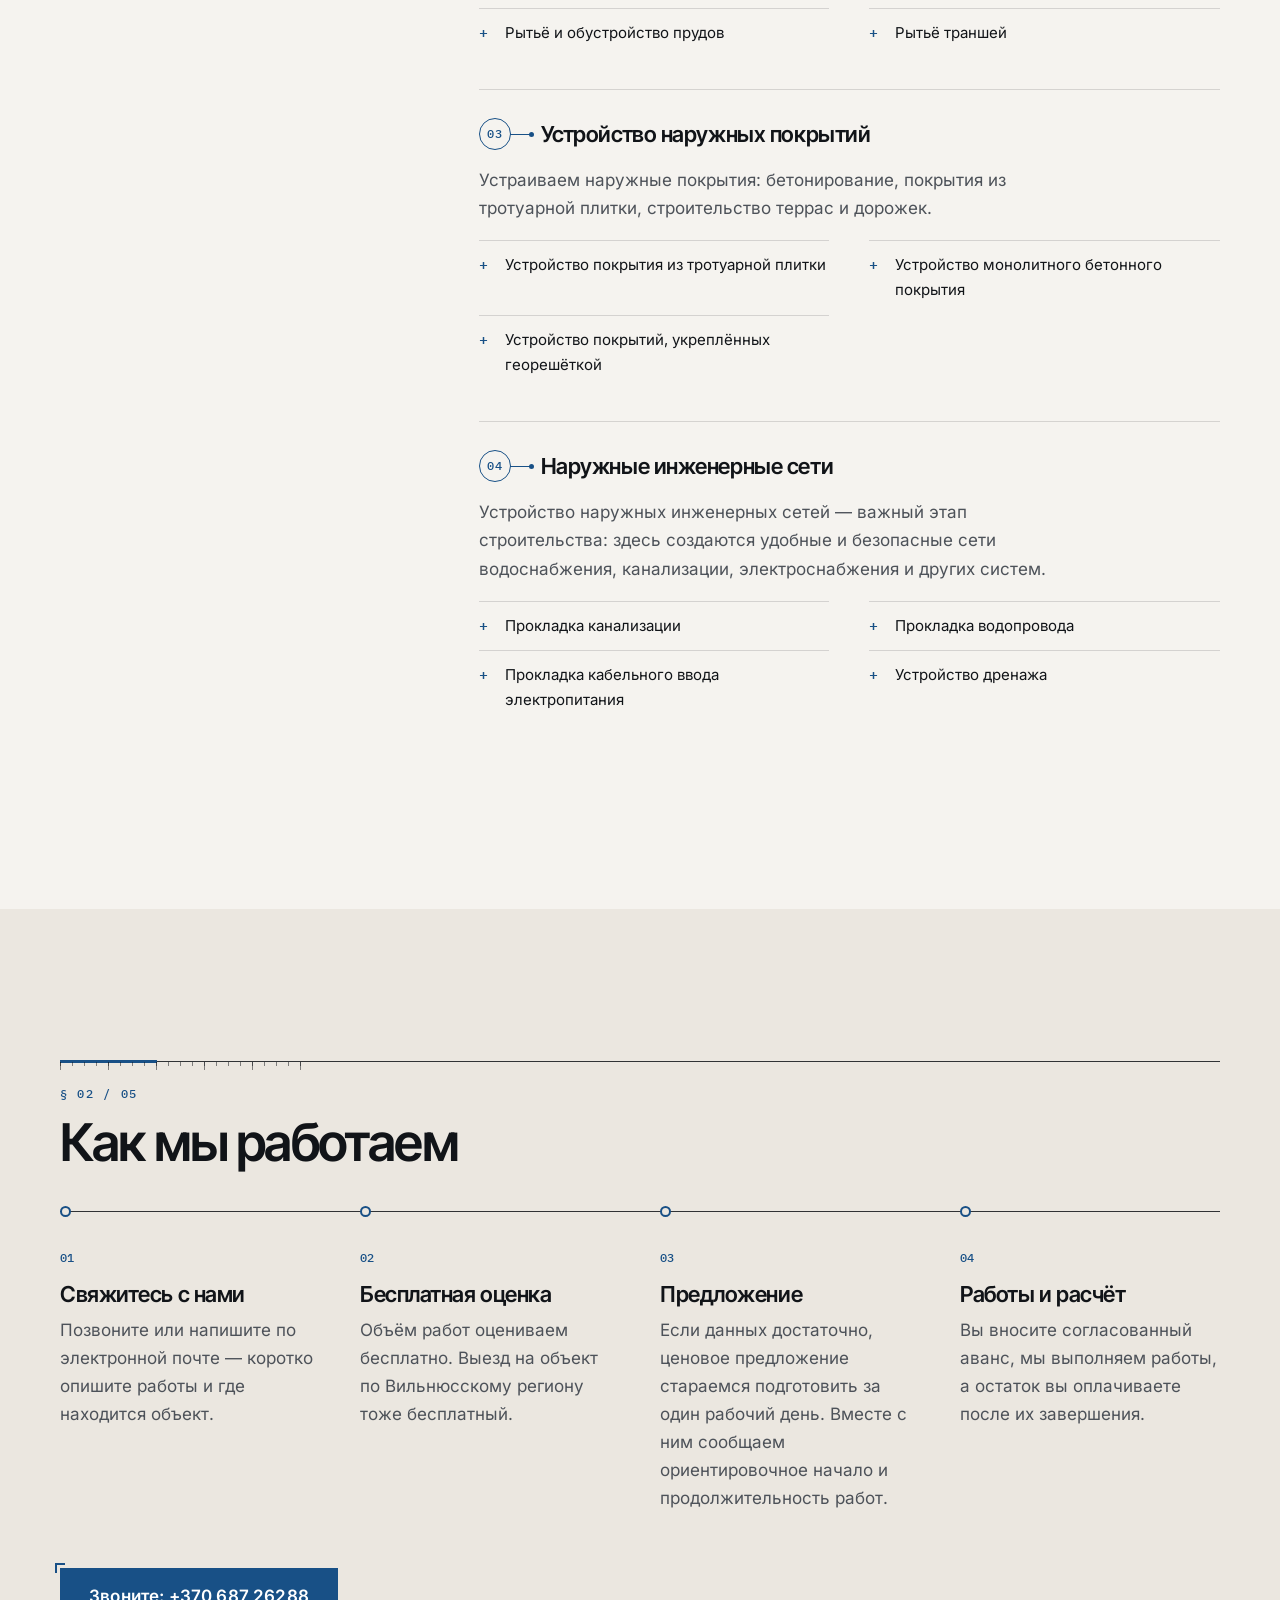
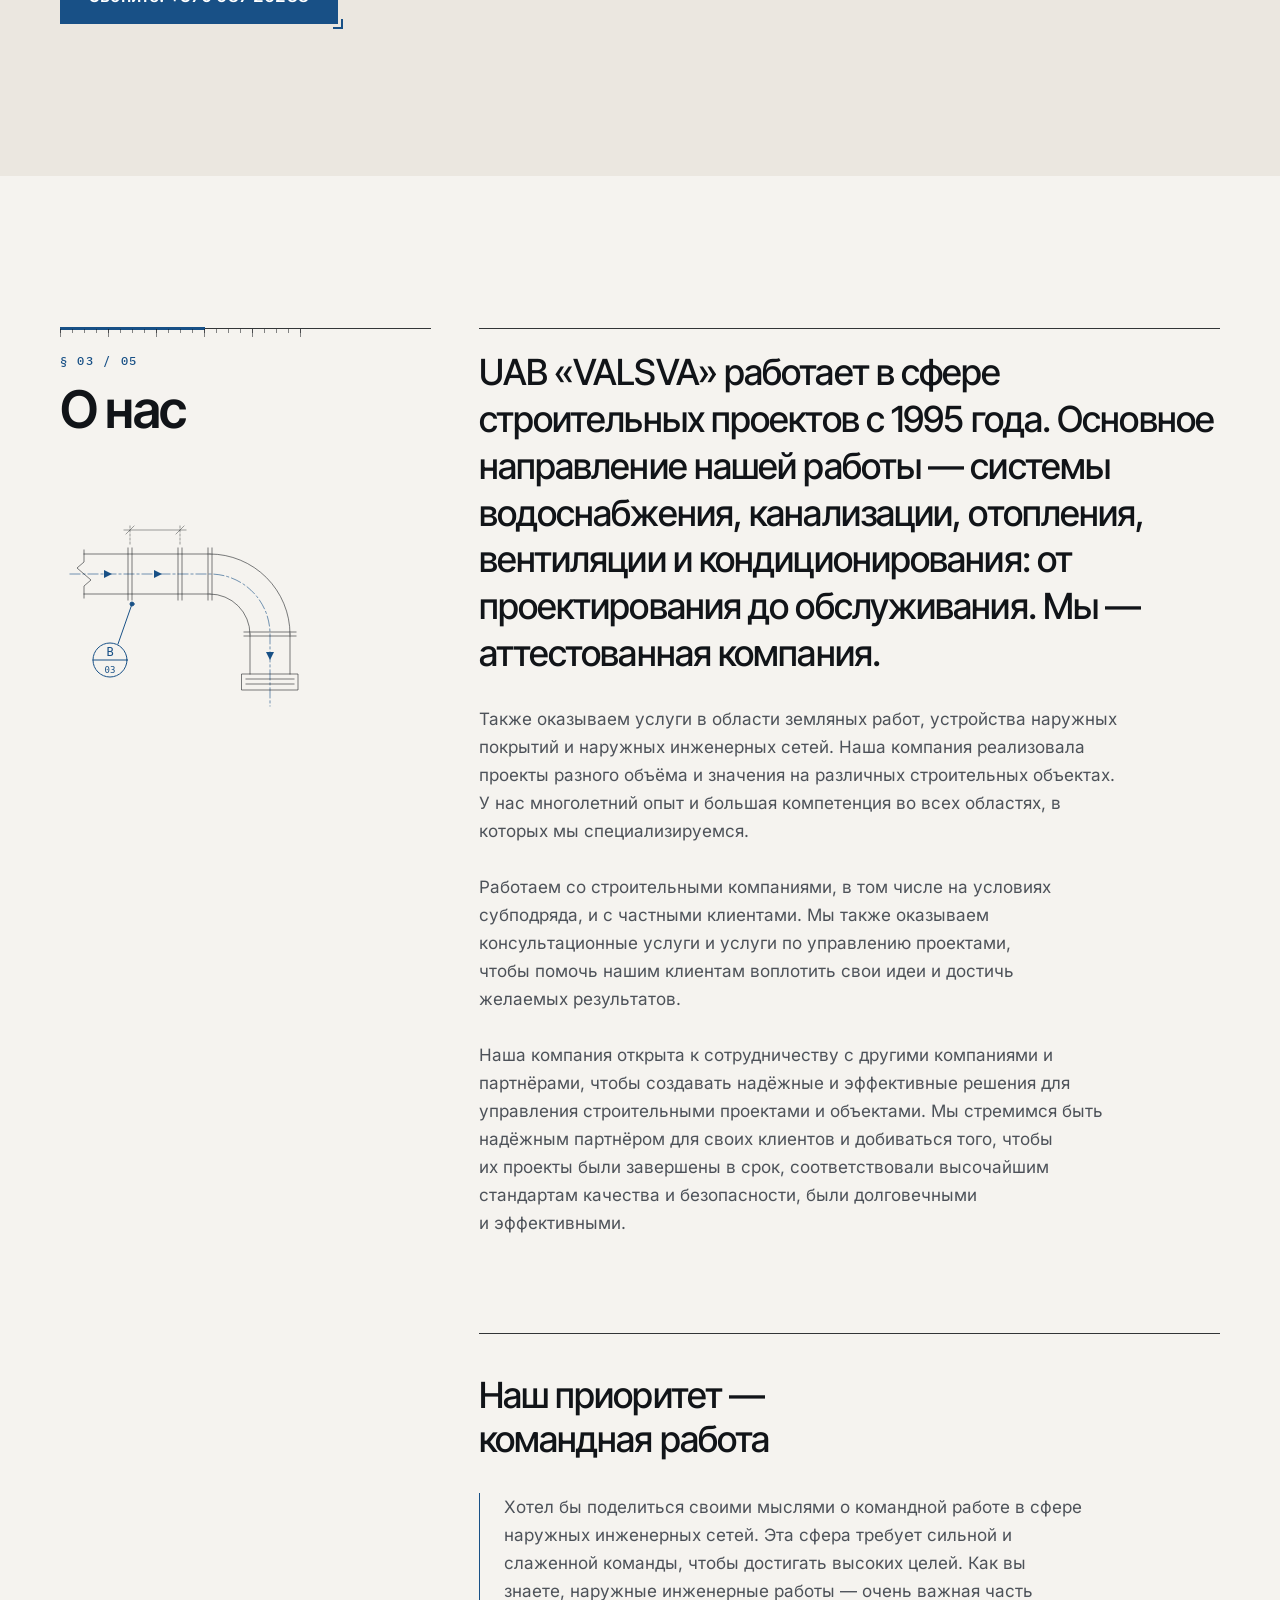
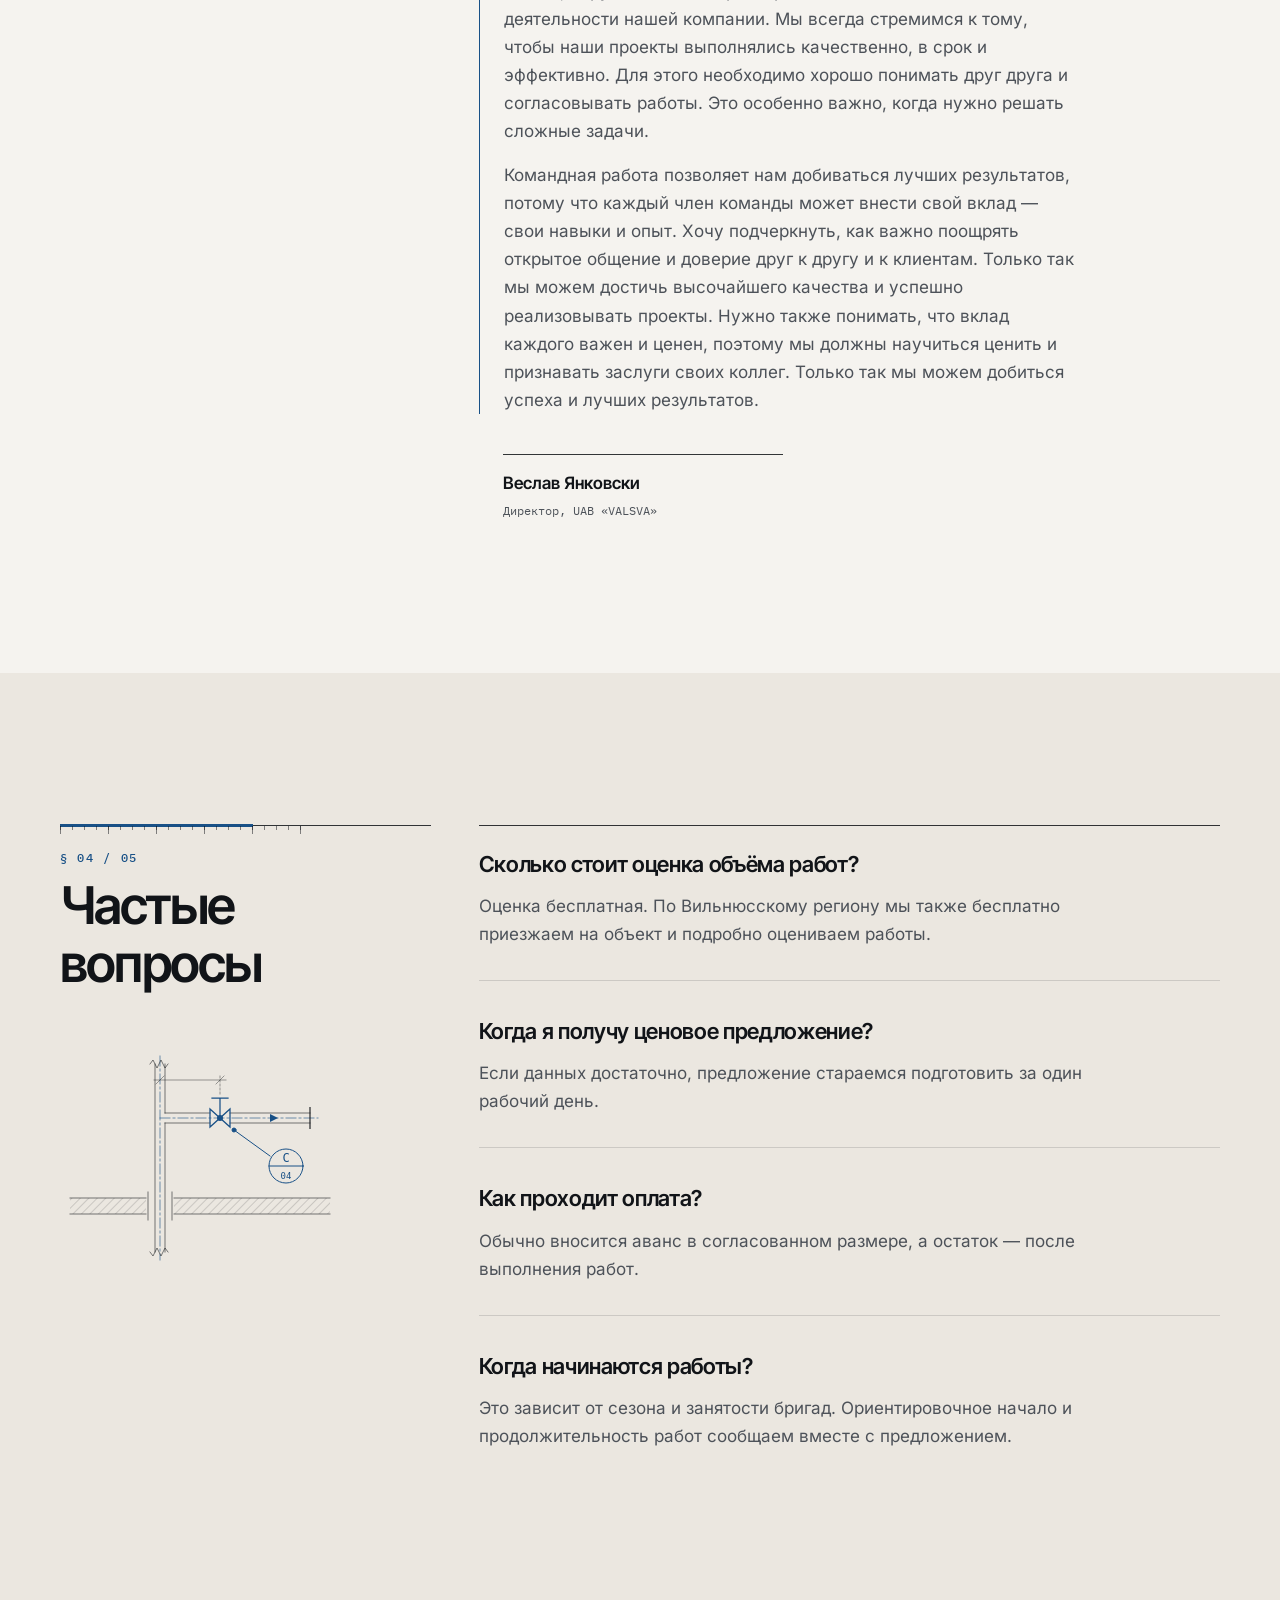
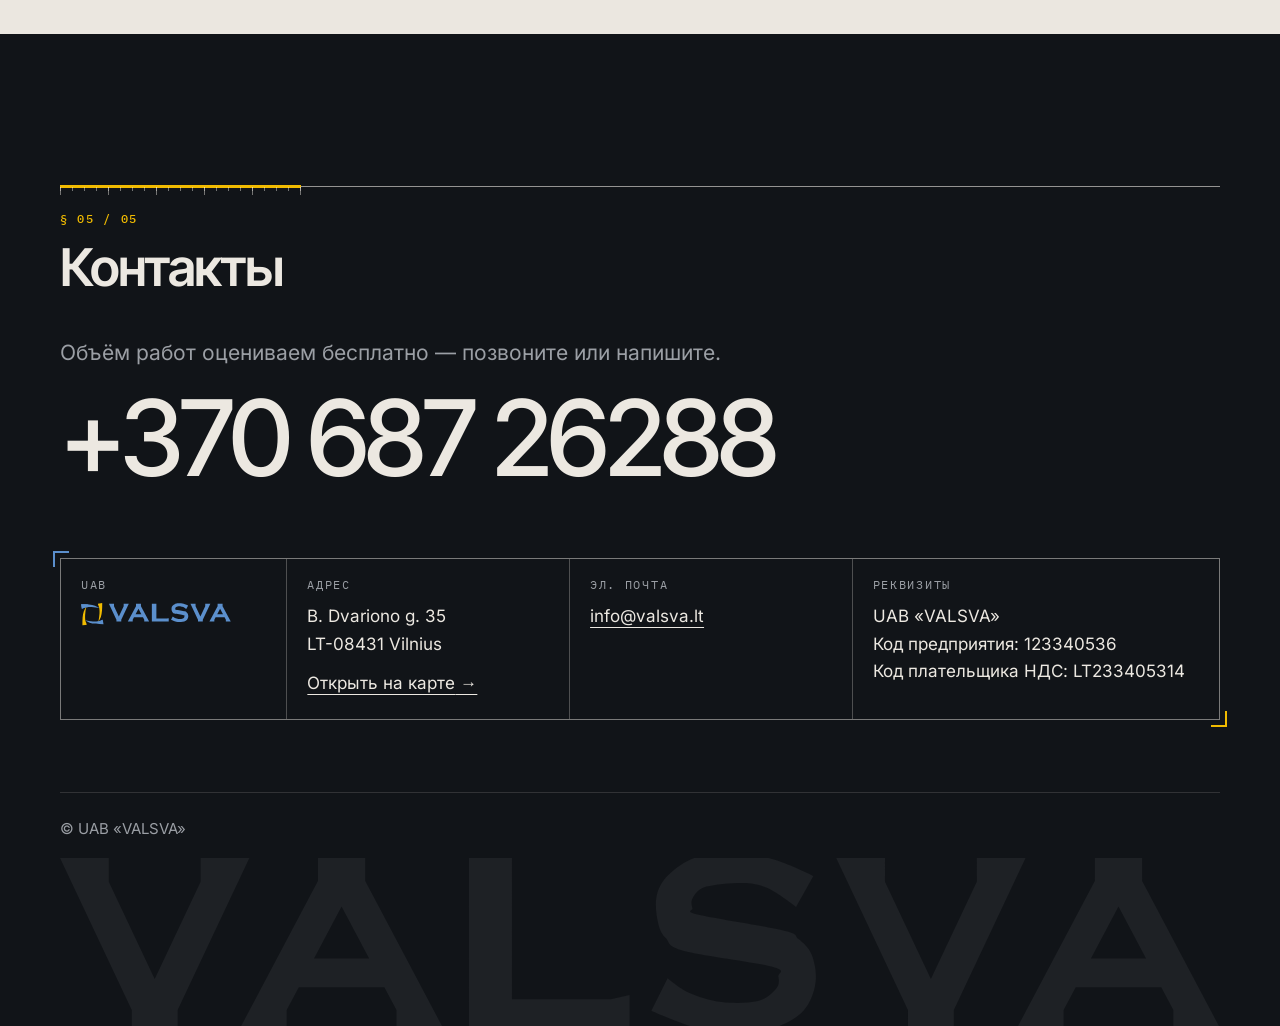
<file: ru/index.html>
<!doctype html>
<html lang="ru">
<head>
  <meta charset="utf-8">
  <meta name="viewport" content="width=device-width, initial-scale=1">
  <meta name="robots" content="noindex"><!-- temporary: remove before connecting valsva.lt -->
  <title>UAB «VALSVA» — водоснабжение, канализация, отопление и вентиляция в Вильнюсе</title>
  <meta name="description" content="С 1995 года проектируем, монтируем и обслуживаем системы водоснабжения, канализации, отопления, вентиляции и кондиционирования, выполняем земляные работы, устраиваем наружные покрытия и инженерные сети в Вильнюсе и Вильнюсском регионе. Бесплатная оценка работ.">
  <meta name="theme-color" content="#111418">
  <link rel="alternate" hreflang="lt" href="https://valsva.lt/">
  <link rel="alternate" hreflang="ru" href="https://valsva.lt/ru/">
  <link rel="alternate" hreflang="en" href="https://valsva.lt/en/">
  <link rel="alternate" hreflang="x-default" href="https://valsva.lt/">
  <link rel="icon" href="../assets/img/favicon.svg" type="image/svg+xml">
  <link rel="preload" href="../assets/fonts/inter-tight-cyrillic-wght-normal.woff2" as="font" type="font/woff2" crossorigin>
  <link rel="preload" href="../assets/fonts/inter-cyrillic-wght-normal.woff2" as="font" type="font/woff2" crossorigin>
  <link rel="stylesheet" href="../assets/style.css">
</head>
<body>
<!-- LAIKINAS logotipas: perbraižytas iš mažo rastro (senoji svetainė), kol įmonė pateiks originalą (SVG).
     Naudojamas per <use>: spalva = currentColor, geltona = --logo-y. -->
<svg class="sprite" aria-hidden="true">
  <defs>
    <clipPath id="logo-head"><rect x="15" y="7" width="12.6" height="38"/></clipPath>
    <g id="logo-mark-paths"><path fill="currentColor" d="M18.15 12.76C25.8 12.76 32.1 12.94 36.6 14.56C38.85 15.46 40.83 16.63 42.54 17.8C39.3 17.17 35.7 16.54 32.1 16.36C28.5 16.18 24.9 16.36 22.65 17.26C21.3 17.8 20.13 18.43 19.14 18.52Z"/><path style="fill:var(--logo-y,#f1bb00)" d="M46.14 11.05C46.14 18.7 45.96 25 44.34 29.5C43.44 31.75 42.27 33.73 41.1 35.44C41.73 32.2 42.36 28.6 42.54 25C42.72 21.4 42.54 17.8 41.64 15.55C41.1 14.2 40.47 13.03 40.38 12.04Z"/><path fill="currentColor" d="M47.85 39.04C40.2 39.04 33.9 38.86 29.4 37.24C27.15 36.34 25.17 35.17 23.46 34C26.7 34.63 30.3 35.26 33.9 35.44C37.5 35.62 41.1 35.44 43.35 34.54C44.7 34 45.87 33.37 46.86 33.28Z"/><path style="fill:var(--logo-y,#f1bb00)" d="M19.86 40.75C19.86 33.1 20.04 26.8 21.66 22.3C22.56 20.05 23.73 18.07 24.9 16.36C24.27 19.6 23.64 23.2 23.46 26.8C23.28 30.4 23.46 34 24.36 36.25C24.9 37.6 25.53 38.77 25.62 39.76Z"/><path fill="currentColor" d="M18.15 12.76C25.8 12.76 32.1 12.94 36.6 14.56C38.85 15.46 40.83 16.63 42.54 17.8C39.3 17.17 35.7 16.54 32.1 16.36C28.5 16.18 24.9 16.36 22.65 17.26C21.3 17.8 20.13 18.43 19.14 18.52Z" clip-path="url(#logo-head)"/></g>
    <path id="logo-word-paths" fill="currentColor" fill-rule="evenodd" d="M55 12L61.8 12L61.8 15.3L68.2 28.87L74.6 15.3L74.6 12L81.4 12L71.4 33.2L71.4 35.7L65 35.7L65 33.2ZM90.95 12L97.55 12L97.55 15.2L108.4 35.7L101.9 35.7L101.9 33.2L100.21 30L88.29 30L86.6 33.2L86.6 35.7L80.1 35.7L90.95 15.2ZM94.25 18.75L98.09 26L90.41 26ZM112 12L118 12L118 31.7L131.8 31.7L134.4 31.1L134.4 35.7L112 35.7ZM147.1 11.4C148.97 11.38 151.95 11.57 154.1 12.09C156.25 12.6 160.02 14.5 160.02 14.5L157.6 18.82C157.6 18.82 154.93 16.78 153.7 16.23C152.47 15.67 151.63 15.52 150.2 15.48C148.77 15.45 146.26 15.66 145.1 15.99C143.94 16.33 143.56 17 143.24 17.5C142.91 18 143.03 18.6 143.16 19C143.29 19.4 141.89 19.39 144 19.91C146.11 20.42 153.48 21.52 155.8 22.09C158.12 22.65 157.28 22.73 157.95 23.3C158.62 23.87 159.4 24.48 159.79 25.5C160.19 26.52 160.51 28.11 160.32 29.4C160.14 30.69 159.59 32.21 158.7 33.23C157.81 34.25 156.35 35.04 155 35.53C153.65 36.02 152.4 36.13 150.6 36.18C148.8 36.23 146.39 36.29 144.2 35.81C142.01 35.33 137.43 33.3 137.43 33.3L139.7 28.76C139.7 28.76 141.35 30.18 142.6 30.74C143.85 31.29 145.58 31.88 147.2 32.08C148.82 32.28 151.03 32.25 152.3 31.94C153.58 31.63 154.38 30.77 154.85 30.2C155.32 29.63 155.22 29.01 155.13 28.5C155.04 27.99 156.49 27.74 154.3 27.15C152.11 26.56 144.47 25.62 142 24.96C139.53 24.3 140.07 23.83 139.47 23.2C138.87 22.57 138.63 22.09 138.4 21.16C138.17 20.23 137.94 18.68 138.12 17.6C138.3 16.52 138.69 15.6 139.49 14.7C140.29 13.8 141.63 12.76 142.9 12.21C144.17 11.66 145.23 11.42 147.1 11.4ZM163.2 12L170 12L170 15.3L176.4 28.87L182.8 15.3L182.8 12L189.6 12L179.6 33.2L179.6 35.7L173.2 35.7L173.2 33.2ZM199.25 12L205.85 12L205.85 15.2L216.7 35.7L210.2 35.7L210.2 33.2L208.51 30L196.59 30L194.9 33.2L194.9 35.7L188.4 35.7L199.25 15.2ZM202.55 18.75L206.39 26L198.71 26Z"/>
  </defs>
  <symbol id="logo" viewBox="18 11 199 30"><use href="#logo-mark-paths"/><use href="#logo-word-paths"/></symbol>
  <symbol id="logo-word" viewBox="55 12 161.7 23.7"><use href="#logo-word-paths"/></symbol>
</svg>

<header class="site-header">
  <div class="wrap header-inner">
    <a class="logo" href="#top" aria-label="UAB «VALSVA»"><svg viewBox="0 0 199 30" aria-hidden="true"><use href="#logo"/></svg></a>
    <nav class="menu" aria-label="Меню">
      <a href="#paslaugos">Услуги</a>
      <a href="#apie-mus">О нас</a>
      <a href="#kontaktai">Контакты</a>
    </nav>
    <nav class="lang" aria-label="Язык">
      <a href="../" lang="lt" hreflang="lt">LT</a>
      <a href="./" lang="ru" hreflang="ru" aria-current="page">RU</a>
      <a href="../en/" lang="en" hreflang="en">EN</a>
    </nav>
  </div>
</header>

<main id="top">

  <section class="hero">
    <div class="wrap">
      <div class="hero-text">
        <p class="eyebrow">UAB «VALSVA»</p>
        <h1>Монтаж систем водоснабжения, канализации, отопления и вентиляции</h1>
        <p class="lead">С 1995 года работаем в Вильнюсе и Вильнюсском регионе — со строительными компаниями и частными клиентами. Также выполняем земляные работы, устраиваем наружные покрытия и наружные инженерные сети.</p>
        <p class="actions">
          <a class="btn" href="tel:+37068726288">Звоните: +370 687 26288</a>
          <a class="btn btn-ghost" href="mailto:info@valsva.lt">info@valsva.lt</a>
        </p>
      </div>

    </div>
  </section>

  <section id="paslaugos" class="section">
    <div class="wrap split">
      <header class="section-head">
        <p class="sheet" aria-hidden="true">§ 01 / 05</p>
        <h2>Услуги</h2>
        <img class="detail" src="../assets/img/detail-a.svg" alt="" width="280" height="220" loading="lazy" decoding="async">
      </header>

      <div class="services">
        <article class="service service-main reveal">
          <h3><span class="num">01</span>Внутренние инженерные системы</h3>
          <p>Консультируем, проектируем, монтируем, запускаем, налаживаем и обслуживаем внутренние инженерные системы зданий.</p>
          <ul>
            <li>Системы водоснабжения и канализации</li>
            <li>Системы отопления</li>
            <li>Системы вентиляции</li>
            <li>Системы холодоснабжения и кондиционирования воздуха</li>
          </ul>
        </article>

        <p class="services-more">Также выполняем</p>

        <article class="service reveal">
          <h3><span class="num">02</span>Земляные работы</h3>
          <p>Земляные работы — важный этап в создании и поддержании благоустроенной территории.</p>
          <ul>
            <li>Выравнивание и формирование участков</li>
            <li>Устройство оснований въездов и площадок</li>
            <li>Рытьё и обустройство прудов</li>
            <li>Рытьё траншей</li>
          </ul>
        </article>

        <article class="service reveal">
          <h3><span class="num">03</span>Устройство наружных покрытий</h3>
          <p>Устраиваем наружные покрытия: бетонирование, покрытия из тротуарной плитки, строительство террас и дорожек.</p>
          <ul>
            <li>Устройство покрытия из тротуарной плитки</li>
            <li>Устройство монолитного бетонного покрытия</li>
            <li>Устройство покрытий, укреплённых георешёткой</li>
          </ul>
        </article>

        <article class="service reveal">
          <h3><span class="num">04</span>Наружные инженерные сети</h3>
          <p>Устройство наружных инженерных сетей — важный этап строительства: здесь создаются удобные и безопасные сети водоснабжения, канализации, электроснабжения и других систем.</p>
          <ul>
            <li>Прокладка канализации</li>
            <li>Прокладка водопровода</li>
            <li>Прокладка кабельного ввода электропитания</li>
            <li>Устройство дренажа</li>
          </ul>
        </article>
      </div>
    </div>
  </section>

  <section id="kaip-dirbame" class="section section-alt">
    <div class="wrap">
      <header class="section-head">
        <p class="sheet" aria-hidden="true">§ 02 / 05</p>
        <h2>Как мы работаем</h2>
      </header>

      <ol class="steps">
        <li class="reveal">
          <h3>Свяжитесь с нами</h3>
          <p>Позвоните или напишите по электронной почте — коротко опишите работы и где находится объект.</p>
        </li>
        <li class="reveal">
          <h3>Бесплатная оценка</h3>
          <p>Объём работ оцениваем бесплатно. Выезд на объект по Вильнюсскому региону тоже бесплатный.</p>
        </li>
        <li class="reveal">
          <h3>Предложение</h3>
          <p>Если данных достаточно, ценовое предложение стараемся подготовить за один рабочий день. Вместе с ним сообщаем ориентировочное начало и продолжительность работ.</p>
        </li>
        <li class="reveal">
          <h3>Работы и расчёт</h3>
          <p>Вы вносите согласованный аванс, мы выполняем работы, а остаток вы оплачиваете после их завершения.</p>
        </li>
      </ol>

      <p class="actions">
        <a class="btn" href="tel:+37068726288">Звоните: +370 687 26288</a>
      </p>
    </div>
  </section>

  <section id="apie-mus" class="section">
    <div class="wrap split">
      <header class="section-head">
        <p class="sheet" aria-hidden="true">§ 03 / 05</p>
        <h2>О нас</h2>
        <img class="detail" src="../assets/img/detail-b.svg" alt="" width="280" height="220" loading="lazy" decoding="async">
      </header>

      <div class="about">
        <div class="reveal">
          <p class="about-lead">UAB «VALSVA» работает в сфере строительных проектов с 1995 года. Основное направление нашей работы — системы водоснабжения, канализации, отопления, вентиляции и кондиционирования: от проектирования до обслуживания. Мы — аттестованная компания.</p>
          <p>Также оказываем услуги в области земляных работ, устройства наружных покрытий и наружных инженерных сетей. Наша компания реализовала проекты разного объёма и значения на различных строительных объектах. У нас многолетний опыт и большая компетенция во всех областях, в которых мы специализируемся.</p>
          <p>Работаем со строительными компаниями, в том числе на условиях субподряда, и с частными клиентами. Мы также оказываем консультационные услуги и услуги по управлению проектами, чтобы помочь нашим клиентам воплотить свои идеи и достичь желаемых результатов.</p>
          <p>Наша компания открыта к сотрудничеству с другими компаниями и партнёрами, чтобы создавать надёжные и эффективные решения для управления строительными проектами и объектами. Мы стремимся быть надёжным партнёром для своих клиентов и добиваться того, чтобы их проекты были завершены в срок, соответствовали высочайшим стандартам качества и безопасности, были долговечными и эффективными.</p>
        </div>

        <!-- Vadovo laiškas iš senosios svetainės. -->
        <figure class="letter reveal">
          <h3>Наш приоритет — командная работа</h3>
          <blockquote>
          <p>Хотел бы поделиться своими мыслями о командной работе в сфере наружных инженерных сетей. Эта сфера требует сильной и слаженной команды, чтобы достигать высоких целей. Как вы знаете, наружные инженерные работы — очень важная часть деятельности нашей компании. Мы всегда стремимся к тому, чтобы наши проекты выполнялись качественно, в срок и эффективно. Для этого необходимо хорошо понимать друг друга и согласовывать работы. Это особенно важно, когда нужно решать сложные задачи.</p>
          <p>Командная работа позволяет нам добиваться лучших результатов, потому что каждый член команды может внести свой вклад — свои навыки и опыт. Хочу подчеркнуть, как важно поощрять открытое общение и доверие друг к другу и к клиентам. Только так мы можем достичь высочайшего качества и успешно реализовывать проекты. Нужно также понимать, что вклад каждого важен и ценен, поэтому мы должны научиться ценить и признавать заслуги своих коллег. Только так мы можем добиться успеха и лучших результатов.</p>
          </blockquote>
          <figcaption>
            <span class="letter-name">Веслав Янковски</span>
            <span class="letter-role">Директор, UAB «VALSVA»</span>
          </figcaption>
        </figure>
      </div>
    </div>
  </section>

  <section id="duk" class="section section-alt">
    <div class="wrap split">
      <header class="section-head">
        <p class="sheet" aria-hidden="true">§ 04 / 05</p>
        <h2>Частые вопросы</h2>
        <img class="detail" src="../assets/img/detail-c.svg" alt="" width="280" height="220" loading="lazy" decoding="async">
      </header>

      <dl class="faq">
        <div class="reveal">
          <dt>Сколько стоит оценка объёма работ?</dt>
          <dd>Оценка бесплатная. По Вильнюсскому региону мы также бесплатно приезжаем на объект и подробно оцениваем работы.</dd>
        </div>
        <div class="reveal">
          <dt>Когда я получу ценовое предложение?</dt>
          <dd>Если данных достаточно, предложение стараемся подготовить за один рабочий день.</dd>
        </div>
        <div class="reveal">
          <dt>Как проходит оплата?</dt>
          <dd>Обычно вносится аванс в согласованном размере, а остаток — после выполнения работ.</dd>
        </div>
        <div class="reveal">
          <dt>Когда начинаются работы?</dt>
          <dd>Это зависит от сезона и занятости бригад. Ориентировочное начало и продолжительность работ сообщаем вместе с предложением.</dd>
        </div>
      </dl>
    </div>
  </section>

</main>

<footer id="kontaktai" class="site-footer">
  <div class="wrap">
    <header class="section-head">
      <p class="sheet" aria-hidden="true">§ 05 / 05</p>
      <h2>Контакты</h2>
    </header>

    <p class="footer-lead">Объём работ оцениваем бесплатно — позвоните или напишите.</p>
    <a class="big-phone" href="tel:+37068726288">+370 687 26288</a>

    <div class="footer-grid">
      <div class="stamp-mark" aria-hidden="true">
        <p class="stamp-label">UAB</p>
        <svg class="stamp-logo" viewBox="0 0 199 30"><use href="#logo"/></svg>
      </div>
      <div>
        <h3>Адрес</h3>
        <p>B. Dvariono g. 35<br><span class="nowrap">LT-08431 Vilnius</span></p>
        <p><a class="arrow-link" href="https://www.google.com/maps/search/?api=1&amp;query=B.+Dvariono+g.+35,+LT-08431+Vilnius">Открыть на карте</a></p>
      </div>
      <div>
        <h3>Эл. почта</h3>
        <p><a href="mailto:info@valsva.lt">info@valsva.lt</a></p>
      </div>
      <div>
        <h3>Реквизиты</h3>
        <p>UAB «VALSVA»<br>
          Код предприятия: 123340536<br>
          Код плательщика НДС: LT233405314</p>
      </div>
    </div>

    <div class="footer-bottom">
      <p>© UAB «VALSVA»</p>
      <svg class="footer-logo" viewBox="0 0 161.7 23.7" aria-hidden="true"><use href="#logo-word"/></svg>
    </div>
  </div>
</footer>

<script>
/* Antraštė slepiama slenkant žemyn ir vėl rodoma slenkant aukštyn; pirmajame ekrane matoma visada.
   Be JavaScript antraštė tiesiog lieka prilipusi. */
(function () {
  var header = document.querySelector(".site-header");
  var hero = document.querySelector(".hero");
  var lastY = window.scrollY;

  window.addEventListener("scroll", function () {
    var y = window.scrollY;
    if (Math.abs(y - lastY) < 5) return;
    var heroEnd = hero.offsetTop + hero.offsetHeight - header.offsetHeight;
    header.classList.toggle("is-hidden", y > lastY && y > heroEnd);
    lastY = y;
  }, { passive: true });
})();
</script>
</body>
</html>
</file>
<file: assets/style.css>
/* UAB „VALSVA“ — bendras stilius visoms kalboms (LT / RU / EN).
   Variantas A, „premium“: grafitas, šiltas popierius, logotipo mėlyna ir geltona.

   Šriftai laikomi svetainėje (assets/fonts), jokių užklausų į trečiąsias šalis.
   Šaltinis: Fontsource (npm), licencija SIL OFL 1.1:
     @fontsource-variable/inter 5.3.0
     @fontsource-variable/inter-tight 5.3.0
     @fontsource/ibm-plex-mono 5.3.0
   Rinkiniai: latin, latin-ext (LT), cyrillic (RU). */

/* ---------- Šriftai ---------- */

@font-face {
  font-family: "Inter Tight";
  font-style: normal;
  font-weight: 100 900;
  font-display: swap;
  src: url(fonts/inter-tight-latin-wght-normal.woff2) format("woff2");
  unicode-range: U+0000-00FF, U+0131, U+0152-0153, U+02BB-02BC, U+02C6, U+02DA, U+02DC, U+0304, U+0308, U+0329, U+2000-206F, U+20AC, U+2122, U+2191, U+2193, U+2212, U+2215, U+FEFF, U+FFFD;
}
@font-face {
  font-family: "Inter Tight";
  font-style: normal;
  font-weight: 100 900;
  font-display: swap;
  src: url(fonts/inter-tight-latin-ext-wght-normal.woff2) format("woff2");
  unicode-range: U+0100-02BA, U+02BD-02C5, U+02C7-02CC, U+02CE-02D7, U+02DD-02FF, U+0304, U+0308, U+0329, U+1D00-1DBF, U+1E00-1E9F, U+1EF2-1EFF, U+2020, U+20A0-20AB, U+20AD-20C0, U+2113, U+2C60-2C7F, U+A720-A7FF;
}
@font-face {
  font-family: "Inter Tight";
  font-style: normal;
  font-weight: 100 900;
  font-display: swap;
  src: url(fonts/inter-tight-cyrillic-wght-normal.woff2) format("woff2");
  unicode-range: U+0301, U+0400-045F, U+0490-0491, U+04B0-04B1, U+2116;
}

@font-face {
  font-family: "Inter";
  font-style: normal;
  font-weight: 100 900;
  font-display: swap;
  src: url(fonts/inter-latin-wght-normal.woff2) format("woff2");
  unicode-range: U+0000-00FF, U+0131, U+0152-0153, U+02BB-02BC, U+02C6, U+02DA, U+02DC, U+0304, U+0308, U+0329, U+2000-206F, U+20AC, U+2122, U+2191, U+2193, U+2212, U+2215, U+FEFF, U+FFFD;
}
@font-face {
  font-family: "Inter";
  font-style: normal;
  font-weight: 100 900;
  font-display: swap;
  src: url(fonts/inter-latin-ext-wght-normal.woff2) format("woff2");
  unicode-range: U+0100-02BA, U+02BD-02C5, U+02C7-02CC, U+02CE-02D7, U+02DD-02FF, U+0304, U+0308, U+0329, U+1D00-1DBF, U+1E00-1E9F, U+1EF2-1EFF, U+2020, U+20A0-20AB, U+20AD-20C0, U+2113, U+2C60-2C7F, U+A720-A7FF;
}
@font-face {
  font-family: "Inter";
  font-style: normal;
  font-weight: 100 900;
  font-display: swap;
  src: url(fonts/inter-cyrillic-wght-normal.woff2) format("woff2");
  unicode-range: U+0301, U+0400-045F, U+0490-0491, U+04B0-04B1, U+2116;
}

@font-face {
  font-family: "IBM Plex Mono";
  font-style: normal;
  font-weight: 400;
  font-display: swap;
  src: url(fonts/ibm-plex-mono-latin-400-normal.woff2) format("woff2");
  unicode-range: U+0000-00FF, U+0131, U+0152-0153, U+02BB-02BC, U+02C6, U+02DA, U+02DC, U+0304, U+0308, U+0329, U+2000-206F, U+20AC, U+2122, U+2191, U+2193, U+2212, U+2215, U+FEFF, U+FFFD;
}
@font-face {
  font-family: "IBM Plex Mono";
  font-style: normal;
  font-weight: 400;
  font-display: swap;
  src: url(fonts/ibm-plex-mono-latin-ext-400-normal.woff2) format("woff2");
  unicode-range: U+0100-02BA, U+02BD-02C5, U+02C7-02CC, U+02CE-02D7, U+02DD-02FF, U+0304, U+0308, U+0329, U+1D00-1DBF, U+1E00-1E9F, U+1EF2-1EFF, U+2020, U+20A0-20AB, U+20AD-20C0, U+2113, U+2C60-2C7F, U+A720-A7FF;
}
@font-face {
  font-family: "IBM Plex Mono";
  font-style: normal;
  font-weight: 400;
  font-display: swap;
  src: url(fonts/ibm-plex-mono-cyrillic-400-normal.woff2) format("woff2");
  unicode-range: U+0301, U+0400-045F, U+0490-0491, U+04B0-04B1, U+2116;
}
@font-face {
  font-family: "IBM Plex Mono";
  font-style: normal;
  font-weight: 500;
  font-display: swap;
  src: url(fonts/ibm-plex-mono-latin-500-normal.woff2) format("woff2");
  unicode-range: U+0000-00FF, U+0131, U+0152-0153, U+02BB-02BC, U+02C6, U+02DA, U+02DC, U+0304, U+0308, U+0329, U+2000-206F, U+20AC, U+2122, U+2191, U+2193, U+2212, U+2215, U+FEFF, U+FFFD;
}
@font-face {
  font-family: "IBM Plex Mono";
  font-style: normal;
  font-weight: 500;
  font-display: swap;
  src: url(fonts/ibm-plex-mono-latin-ext-500-normal.woff2) format("woff2");
  unicode-range: U+0100-02BA, U+02BD-02C5, U+02C7-02CC, U+02CE-02D7, U+02DD-02FF, U+0304, U+0308, U+0329, U+1D00-1DBF, U+1E00-1E9F, U+1EF2-1EFF, U+2020, U+20A0-20AB, U+20AD-20C0, U+2113, U+2C60-2C7F, U+A720-A7FF;
}
@font-face {
  font-family: "IBM Plex Mono";
  font-style: normal;
  font-weight: 500;
  font-display: swap;
  src: url(fonts/ibm-plex-mono-cyrillic-500-normal.woff2) format("woff2");
  unicode-range: U+0301, U+0400-045F, U+0490-0491, U+04B0-04B1, U+2116;
}

/* ---------- Kintamieji ---------- */

:root {
  --ink: #111418;              /* grafitas */
  --ink-soft: #4d5259;
  --paper: #f5f3ef;            /* šiltas popierius */
  --paper-2: #ebe7e0;          /* kas antra sekcija */
  --line: rgba(17, 20, 24, 0.14);
  --line-strong: rgba(17, 20, 24, 0.85);

  --dark: #111418;
  --on-dark: #ece8e1;
  --on-dark-soft: #9b9fa5;
  --line-dark: rgba(236, 232, 225, 0.14);

  /* logotipo spalvos (paimtos iš rastrinio logotipo; patikslinti pagal originalą) */
  --blue: #185086;             /* pagrindinis akcentas šviesiame fone: linijos, mygtukai, smulkus tekstas */
  --blue-hover: #1f62a3;
  --blue-on-dark: #5b8fcc;     /* logotipo mėlyna tamsiame fone (#185086 ant grafito nesiskaito) */
  --yellow: #f1bb00;           /* akcentas tik tamsiame fone */
  --yellow-hover: #ffcd33;

  --display: "Inter Tight", "Inter", -apple-system, BlinkMacSystemFont, "Segoe UI", Roboto, Arial, sans-serif;
  --text: "Inter", -apple-system, BlinkMacSystemFont, "Segoe UI", Roboto, Arial, sans-serif;
  --mono: "IBM Plex Mono", ui-monospace, "SF Mono", Menlo, Consolas, monospace;

  /* šriftų skalė: tekstas – 3 dydžiai, antraštės – 4, monospace – 1 */
  --fs-sm: 0.9375rem;                                       /* 15 – meniu, sąrašai, smulkus tekstas */
  --fs-body: 1.0625rem;                                     /* 17 – pagrindinis tekstas, mygtukai */
  --fs-lead: clamp(1.125rem, 1rem + 0.5vw, 1.3125rem);      /* 18–21 – įvadinės frazės */
  --fs-h4: 1.375rem;                                        /* 22 – žingsniai, DUK, papildomos paslaugos */
  --fs-h3: clamp(1.625rem, 1.3rem + 1.2vw, 2.25rem);        /* 26–36 – pagrindinė paslauga, „Apie mus“ įvadas, laiško antraštė */
  --fs-h2: clamp(2rem, 1.5rem + 2.2vw, 3.25rem);            /* 32–52 – skyrių antraštės */
  --fs-mono: 0.75rem;                                       /* 12 – indeksai, žymės, numeriai */

  --wrap: 1240px;
  --gutter: 20px;
  --section: 88px;
  --header-h: 108px;           /* telefone meniu antroje eilutėje */
  --ease: cubic-bezier(0.2, 0.7, 0.2, 1);
}

/* ---------- Pagrindas ---------- */

*,
*::before,
*::after { box-sizing: border-box; }

@media (prefers-reduced-motion: no-preference) {
  html { scroll-behavior: smooth; }
}

body {
  margin: 0;
  background: var(--paper);
  color: var(--ink);
  font: 400 var(--fs-body)/1.65 var(--text);
  font-feature-settings: "cv11", "ss03";
  -webkit-font-smoothing: antialiased;
  -moz-osx-font-smoothing: grayscale;
  -webkit-text-size-adjust: 100%;
  overflow-wrap: break-word;
}

h1, h2, h3 {
  margin: 0;
  font-family: var(--display);
  font-weight: 600;
  line-height: 1.1;
  letter-spacing: -0.02em;
  text-wrap: balance;
}

p, ul, ol, dl, dd, figure { margin: 0; }

p { text-wrap: pretty; }

a { color: inherit; }

::selection { background: var(--blue); color: #fff; }

:focus-visible {
  outline: 2px solid var(--blue);
  outline-offset: 3px;
}

.site-header :focus-visible,
.hero :focus-visible,
.site-footer :focus-visible { outline-color: var(--yellow); }

.wrap {
  max-width: var(--wrap);
  margin: 0 auto;
  padding: 0 var(--gutter);
}

.nowrap { white-space: nowrap; }

/* ---------- Antraštė ---------- */

.site-header {
  position: sticky;
  top: 0;
  z-index: 10;
  background: var(--dark);
  color: var(--on-dark);
  border-bottom: 1px solid var(--line-dark);
  transition: transform 0.35s var(--ease);
}

/* slenkant žemyn antraštė paslepiama (klasę uždeda scenarijus HTML apačioje); klaviatūros fokusas ją grąžina */
.site-header.is-hidden { transform: translateY(-100%); }

.site-header.is-hidden:focus-within { transform: none; }

@media (prefers-reduced-motion: reduce) {
  .site-header { transition: none; }
}

.header-inner {
  display: flex;
  flex-wrap: wrap;
  align-items: center;
  justify-content: space-between;
  gap: 10px 40px;
  padding-top: 18px;
  padding-bottom: 18px;
}

.logo {
  display: block;
  color: var(--blue-on-dark);
  line-height: 0;
}

.logo svg {
  width: auto;
  height: 26px;
}

/* logotipo simboliai (žr. HTML pradžią) */
.sprite {
  position: absolute;
  width: 0;
  height: 0;
  overflow: hidden;
}

.menu {
  order: 3;
  display: flex;
  gap: 28px;
  width: 100%;
  font-size: var(--fs-sm);
}

.menu a,
.lang a {
  position: relative;
  text-decoration: none;
  color: var(--on-dark-soft);
  transition: color 0.25s var(--ease);
}

.menu a::after {
  content: "";
  position: absolute;
  left: 0;
  right: 0;
  bottom: -4px;
  height: 1px;
  background: var(--yellow);
  transform: scaleX(0);
  transform-origin: left;
  transition: transform 0.35s var(--ease);
}

.menu a:hover,
.lang a:hover { color: var(--on-dark); }

/* didesnis paspaudimo plotas telefone, išvaizda nesikeičia */
.menu a::before,
.lang a::before {
  content: "";
  position: absolute;
  inset: -10px -6px;
}

.lang a::before { inset: -8px 0; }

.menu a:hover::after { transform: scaleX(1); }

.lang {
  display: flex;
  gap: 2px;
  font-family: var(--mono);
  font-size: var(--fs-mono);
  letter-spacing: 0.08em;
}

.lang a { padding: 4px 7px; }

/* aktyvi kalba – plonas rėmelis; geltona paliekama veiksmams */
.lang a[aria-current="page"] {
  color: var(--on-dark);
  box-shadow: inset 0 0 0 1px rgba(236, 232, 225, 0.4);
}

/* ---------- Pirmasis ekranas ---------- */

.hero {
  position: relative;
  overflow: hidden;
  padding: 36px 0 72px;
  background-color: var(--dark);
  color: var(--on-dark);
}

/* abstraktus aksonometrinis inžinerinių sistemų brėžinys su izometriniu tinkleliu */
.hero::before {
  content: "";
  position: absolute;
  inset: 0;
  pointer-events: none;
  background: url(img/hero-drawing.svg) 88% center / cover no-repeat;
  opacity: 0.28;
  /* telefone tekstas užima visą plotį: po tekstu brėžinys prigesintas, ryškesnis tik apačioje po mygtukais */
  -webkit-mask-image: linear-gradient(to bottom, rgba(0, 0, 0, 0.4), rgba(0, 0, 0, 0.4) 65%, #000);
  mask-image: linear-gradient(to bottom, rgba(0, 0, 0, 0.4), rgba(0, 0, 0, 0.4) 65%, #000);
}

/* lengvas grūdėtumas */
.hero::after {
  content: "";
  position: absolute;
  inset: 0;
  pointer-events: none;
  opacity: 0.05;
  background-image: url("data:image/svg+xml,%3Csvg xmlns='http://www.w3.org/2000/svg' width='200' height='200'%3E%3Cfilter id='n'%3E%3CfeTurbulence type='fractalNoise' baseFrequency='.85' numOctaves='3' stitchTiles='stitch'/%3E%3C/filter%3E%3Crect width='100%25' height='100%25' filter='url(%23n)'/%3E%3C/svg%3E");
}

.hero .wrap { position: relative; z-index: 1; }

.eyebrow {
  display: flex;
  align-items: center;
  gap: 14px;
  font-family: var(--mono);
  font-size: var(--fs-mono);
  letter-spacing: 0.18em;
  text-transform: uppercase;
  color: var(--yellow);
}

.eyebrow::before {
  content: "";
  width: 36px;
  height: 1px;
  background: currentColor;
}

.hero h1 {
  margin-top: 28px;
  font-size: clamp(2.5rem, 1.4rem + 4.4vw, 4.75rem);
  font-weight: 600;
  line-height: 1.02;
  letter-spacing: -0.04em;
}

.lead {
  margin-top: 28px;
  max-width: 34em;
  font-size: var(--fs-lead);
  line-height: 1.55;
  color: var(--on-dark-soft);
}

.actions {
  margin-top: 40px;
  display: flex;
  flex-wrap: wrap;
  gap: 12px;
}

.btn {
  position: relative;
  display: inline-flex;
  align-items: center;
  min-height: 56px;
  padding: 0 28px;
  background: var(--blue);
  color: #fff;
  border: 1px solid var(--blue);
  font-weight: 600;
  font-size: var(--fs-body);
  letter-spacing: 0.01em;
  text-decoration: none;
  transition: background-color 0.3s var(--ease), border-color 0.3s var(--ease), color 0.3s var(--ease);
}

.btn:hover {
  background: var(--blue-hover);
  border-color: var(--blue-hover);
}

/* tamsiame fone pagrindinis mygtukas – logotipo geltona */
.hero .btn:not(.btn-ghost),
.site-footer .btn:not(.btn-ghost) {
  background: var(--yellow);
  border-color: var(--yellow);
  color: var(--ink);
}

.hero .btn:not(.btn-ghost):hover,
.site-footer .btn:not(.btn-ghost):hover {
  background: var(--yellow-hover);
  border-color: var(--yellow-hover);
}

/* priešingi kampai, kaip logotipo ženkle: viršuje kairėje mėlynas (tamsiame fone šviesesnė mėlyna),
   apačioje dešinėje geltonas tamsiame fone, mėlynas – šviesiame (geltona tik tamsiame fone) */
.btn:not(.btn-ghost)::before,
.btn:not(.btn-ghost)::after {
  content: "";
  position: absolute;
  width: 10px;
  height: 10px;
  pointer-events: none;
}

.btn:not(.btn-ghost)::before {
  top: -6px;
  left: -6px;
  border-top: 2px solid var(--blue);
  border-left: 2px solid var(--blue);
}

.btn:not(.btn-ghost)::after {
  right: -6px;
  bottom: -6px;
  border-right: 2px solid var(--blue);
  border-bottom: 2px solid var(--blue);
}

.hero .btn:not(.btn-ghost)::before,
.site-footer .btn:not(.btn-ghost)::before { border-color: var(--blue-on-dark); }

.hero .btn:not(.btn-ghost)::after,
.site-footer .btn:not(.btn-ghost)::after { border-color: var(--yellow); }

.btn-ghost {
  background: transparent;
  color: var(--on-dark);
  border-color: rgba(236, 232, 225, 0.28);
}

.btn-ghost:hover {
  background: transparent;
  border-color: var(--yellow);
  color: var(--yellow);
}

/* Pirmojo ekrano įėjimo animacija */
@media (prefers-reduced-motion: no-preference) {
  .hero-text > * {
    animation: rise 0.9s var(--ease) both;
  }
  .hero-text > :nth-child(2) { animation-delay: 0.08s; }
  .hero-text > :nth-child(3) { animation-delay: 0.16s; }
  .hero-text > :nth-child(4) { animation-delay: 0.24s; }
}

@keyframes rise {
  from { opacity: 0; transform: translateY(18px); }
  to   { opacity: 1; transform: none; }
}

/* ---------- Sekcijos ---------- */

.section { padding: var(--section) 0; }

.section-alt { background: var(--paper-2); }

section[id],
footer[id] { scroll-margin-top: var(--header-h); }

.section-head {
  --tick: rgba(17, 20, 24, 0.5);
  position: relative;
  padding-top: 22px;
  margin-bottom: 40px;
  border-top: 1px solid var(--line-strong);
}

.section-head::before {
  content: "";
  position: absolute;
  top: -2px;
  left: 0;
  width: calc(var(--sheet, 1) * 48px + 1px);
  height: 3px;
  background: var(--blue);
}

/* akcento juosta siekia stambią padalą, atitinkančią lapo numerį */
#paslaugos .section-head { --sheet: 1; }
#kaip-dirbame .section-head { --sheet: 2; }
#apie-mus .section-head { --sheet: 3; }
#duk .section-head { --sheet: 4; }
#kontaktai .section-head { --sheet: 5; }

/* liniuotės padalos: smulkios kas 12px, stambios kas 48px */
.section-head::after {
  content: "";
  position: absolute;
  top: 0;
  left: 0;
  width: 241px;
  height: 8px;
  background:
    linear-gradient(to right, var(--tick) 1px, transparent 1px) 0 0 / 48px 8px repeat-x,
    linear-gradient(to right, var(--tick) 1px, transparent 1px) 0 0 / 12px 4px repeat-x;
}

/* lapo indeksas, kaip brėžinio komplekte */
.sheet {
  margin-bottom: 10px;
  font-family: var(--mono);
  font-size: var(--fs-mono);
  font-weight: 500;
  letter-spacing: 0.14em;
  color: var(--blue);
}

.section-head h2 {
  font-size: var(--fs-h2);
  letter-spacing: -0.035em;
}

/* brėžinio mazgas kairėje stulpelyje – tik plačiame ekrane */
.detail { display: none; }

/* Scroll animacija – tik ten, kur naršyklė ją palaiko */
@media (prefers-reduced-motion: no-preference) {
  @supports (animation-timeline: view()) {
    .reveal {
      animation: rise linear both;
      animation-timeline: view();
      animation-range: entry 0% entry 35%;
    }
  }
}

/* ---------- Paslaugos ---------- */

.service {
  padding: 36px 0 44px;
  border-top: 1px solid var(--line);
}

.service:first-child { border-top: 0; padding-top: 0; }

.service h3 {
  display: flex;
  align-items: flex-start;
  font-size: var(--fs-h3);
  letter-spacing: -0.03em;
}

/* pozicijos išnaša: numeris apskritime ir nuoroda į pavadinimą */
.num {
  position: relative;
  flex: none;
  display: inline-flex;
  align-items: center;
  justify-content: center;
  width: 40px;
  height: 40px;
  margin-right: 34px;
  border: 1px solid var(--blue);
  border-radius: 50%;
  font-family: var(--mono);
  font-size: var(--fs-mono);
  font-weight: 500;
  letter-spacing: 0.04em;
  line-height: 1;
  color: var(--blue);
}

.num::before,
.num::after {
  content: "";
  position: absolute;
  top: 50%;
  background: var(--blue);
}

.num::before {
  left: 100%;
  width: 20px;
  height: 1px;
}

.num::after {
  left: calc(100% + 19px);
  width: 5px;
  height: 5px;
  margin-top: -2px;
  border-radius: 50%;
}

.service p {
  margin-top: 16px;
  max-width: 36em;
  color: var(--ink-soft);
}

/* pagrindinė kryptis – didesnis įvadas; papildomos paslaugos – kompaktiškesnės */
.service-main { padding-bottom: 56px; }

.service-main p { font-size: var(--fs-lead); }

.services-more {
  padding-top: 20px;
  border-top: 1px solid var(--line-strong);
  font-family: var(--mono);
  font-size: var(--fs-mono);
  font-weight: 500;
  letter-spacing: 0.14em;
  text-transform: uppercase;
  color: var(--blue);
}

.services-more + .service { border-top: 0; }

.service:not(.service-main) { padding: 28px 0 32px; }

.service:not(.service-main) h3 {
  align-items: center;
  font-size: var(--fs-h4);
  letter-spacing: -0.02em;
}

.service:not(.service-main) .num {
  width: 32px;
  height: 32px;
  margin-right: 30px;
}

.service:not(.service-main) ul { margin-top: 18px; }

.service ul {
  display: grid;
  gap: 0 40px;
  margin-top: 24px;
  padding: 0;
  list-style: none;
}

.service li {
  position: relative;
  padding: 12px 0 12px 26px;
  border-top: 1px solid var(--line);
  font-size: var(--fs-sm);
}

.service li::before {
  content: "+";
  position: absolute;
  left: 0;
  top: 12px;
  font-family: var(--mono);
  font-weight: 500;
  color: var(--blue);
}

/* ---------- Kaip dirbame ---------- */

.steps {
  display: grid;
  padding: 0;
  list-style: none;
  counter-reset: step;
  border-left: 1px solid var(--line-strong);
}

.steps li {
  position: relative;
  counter-increment: step;
  padding: 0 0 40px 32px;
}

.steps li:last-child { padding-bottom: 0; }

/* žymė ant laiko juostos */
.steps li::after {
  content: "";
  position: absolute;
  left: -6px;
  top: 0;
  width: 11px;
  height: 11px;
  background: var(--paper-2);
  border: 2px solid var(--blue);
  border-radius: 50%;
}

.steps li::before {
  content: counter(step, decimal-leading-zero);
  display: block;
  margin: -6px 0 14px;
  font-family: var(--mono);
  font-size: var(--fs-mono);
  font-weight: 500;
  color: var(--blue);
}

.steps h3 { font-size: var(--fs-h4); letter-spacing: -0.02em; }

.steps p {
  margin-top: 10px;
  color: var(--ink-soft);
}

.section-alt .actions { margin-top: 56px; }

/* ---------- Apie mus ---------- */

.about-lead {
  font-family: var(--display);
  font-size: var(--fs-h3);
  font-weight: 500;
  line-height: 1.3;
  letter-spacing: -0.025em;
}

.about p + p {
  margin-top: 28px;
  max-width: 38em;
  color: var(--ink-soft);
}

/* vadovo laiškas – atskiras lapas: antraštė stambiai, tekstas siauresniais stulpeliais, parašas ant linijos */
.letter {
  margin: 96px 0 0;
  padding-top: 40px;
  border-top: 1px solid var(--line-strong);
}

.letter h3 {
  max-width: 15em;
  font-size: var(--fs-h3);
  font-weight: 500;
  line-height: 1.2;
  letter-spacing: -0.025em;
}

.letter blockquote {
  margin: 32px 0 0;
  padding-left: 24px;
  border-left: 1px solid var(--blue);
}

.about .letter blockquote p {
  margin-top: 0;
  max-width: 34em;
  color: var(--ink-soft);
}

.about .letter blockquote p + p { margin-top: 16px; }

.letter figcaption {
  display: grid;
  gap: 4px;
  width: min(100% - 24px, 280px);
  margin: 40px 0 0 24px;
  padding-top: 14px;
  border-top: 1px solid var(--line-strong);
}

.letter-name {
  font-family: var(--display);
  font-weight: 600;
}

.letter-role {
  font-family: var(--mono);
  font-size: var(--fs-mono);
  color: var(--ink-soft);
}

/* ---------- DUK ---------- */

.faq > div {
  padding: 28px 0;
  border-top: 1px solid var(--line);
}

.faq > div:first-child { border-top: 0; padding-top: 0; }

.faq dt {
  font-family: var(--display);
  font-size: var(--fs-h4);
  font-weight: 600;
  letter-spacing: -0.015em;
}

.faq dd {
  margin-top: 10px;
  max-width: 38em;
  color: var(--ink-soft);
}

/* Maketo žymė: vieta, kurią dar reikia užpildyti. Prieš paleidimą neturi likti. */
.placeholder {
  border: 1px dashed var(--blue);
  color: var(--blue);
  padding: 0 6px;
  font-family: var(--mono);
  font-size: 0.8125em;
}

/* ---------- Kontaktai ir poraštė ---------- */

.site-footer {
  position: relative;
  overflow: hidden;
  padding: var(--section) 0 0;
  background: var(--dark);
  color: var(--on-dark);
}

.site-footer .section-head {
  --tick: rgba(236, 232, 225, 0.45);
  border-top-color: rgba(236, 232, 225, 0.6);
}

.site-footer .section-head::before { background: var(--yellow); }

.site-footer .sheet { color: var(--yellow); }

.footer-lead {
  font-size: var(--fs-lead);
  color: var(--on-dark-soft);
}

.big-phone {
  display: inline-block;
  margin-top: 12px;
  font-family: var(--display);
  font-size: clamp(2.5rem, 1rem + 7vw, 7.5rem);
  font-weight: 500;
  line-height: 1.05;
  letter-spacing: -0.045em;
  text-decoration: none;
  white-space: nowrap;
  transition: color 0.3s var(--ease);
}

.big-phone:hover { color: var(--yellow); }

/* brėžinio spaudas: langeliai plonais rėmeliais (linijos – per 1px tarpą) */
.footer-grid {
  --stamp-line: rgba(236, 232, 225, 0.28);
  position: relative;
  display: grid;
  gap: 1px;
  margin-top: 64px;
  background: var(--stamp-line);
  border: 1px solid var(--stamp-line);
}

.footer-grid > div {
  padding: 18px 20px 22px;
  background: var(--dark);
}

/* spaudo rėmo kampai – tas pats logotipo motyvas kaip prie mygtukų */
.footer-grid::before,
.footer-grid::after {
  content: "";
  position: absolute;
  width: 16px;
  height: 16px;
  pointer-events: none;
}

.footer-grid::before {
  top: -8px;
  left: -8px;
  border-top: 2px solid var(--blue-on-dark);
  border-left: 2px solid var(--blue-on-dark);
}

.footer-grid::after {
  right: -8px;
  bottom: -8px;
  border-right: 2px solid var(--yellow);
  border-bottom: 2px solid var(--yellow);
}

.footer-grid h3,
.footer-grid .stamp-label {
  margin-bottom: 10px;
  font-family: var(--mono);
  font-size: var(--fs-mono);
  font-weight: 400;
  line-height: 1.4;
  letter-spacing: 0.14em;
  text-transform: uppercase;
  color: var(--on-dark-soft);
}

.footer-grid p { line-height: 1.6; }

.stamp-logo {
  display: block;
  width: 100%;
  max-width: 150px;
  height: auto;
  margin-top: 6px;
  color: var(--blue-on-dark);
}

.footer-grid p + p { margin-top: 12px; }

.site-footer a { text-underline-offset: 5px; text-decoration-thickness: 1px; }

.site-footer a:hover { color: var(--yellow); }

.arrow-link::after { content: " →"; }

.site-footer .placeholder {
  border-color: var(--yellow);
  color: var(--yellow);
}

.footer-bottom {
  display: flex;
  flex-wrap: wrap;
  align-items: flex-end;
  justify-content: space-between;
  gap: 16px;
  margin-top: 72px;
  padding-top: 24px;
  border-top: 1px solid var(--line-dark);
  font-size: var(--fs-sm);
  color: var(--on-dark-soft);
}

.footer-logo {
  display: block;
  width: 100%;
  height: auto;
  margin-bottom: -2px;
  color: rgba(236, 232, 225, 0.06);
  --logo-y: rgba(236, 232, 225, 0.06);
  user-select: none;
}

/* ---------- Telefonai ---------- */

/* pirmasis ekranas kompaktiškesnis, kad mygtukas „Skambinkite“ matytųsi be slinkimo */
@media (max-width: 719px) {
  .hero h1 { margin-top: 20px; font-size: clamp(2.125rem, 1.2rem + 4.4vw, 2.5rem); }
  .lead { margin-top: 20px; font-size: var(--fs-body); }
  .actions { margin-top: 28px; }
}

/* siauriausi telefonai: kalbų perjungiklis tilpsta šalia logotipo (antraštė – dvi eilutės, ne trys) */
@media (max-width: 359px) {
  .header-inner { column-gap: 16px; }
  .logo svg { height: 22px; }

  /* „Skambinkite: +370 687 26288“ – vienoje eilutėje */
  .btn { padding: 0 18px; font-size: var(--fs-sm); }
}

/* ---------- Platesni ekranai ---------- */

@media (min-width: 720px) {
  :root { --gutter: 40px; --section: 120px; --header-h: 76px; }

  .menu {
    order: 0;
    width: auto;
    margin-left: auto;
  }

  /* žemesniame ekrane (nešiojamieji) mygtukai turi tilpti pirmame ekrane */
  .hero { padding: clamp(64px, 12vh, 136px) 0 clamp(80px, 14vh, 160px); }

  .hero h1 { font-size: clamp(2.5rem, min(1.4rem + 4.4vw, 1rem + 6.2vh), 4.75rem); }

  /* RU antraštės eilutės ilgesnės („отопления и вентиляции“) ir užeina ant brėžinio – šriftas 10 % mažesnis */
  .hero h1:lang(ru) { font-size: clamp(2.25rem, min(1.26rem + 3.96vw, 0.9rem + 5.58vh), 4.275rem); }

  .hero-text { max-width: 780px; }

  /* brėžinys po tekstu prigesintas, kad linijos nekirstų teksto */
  .hero::before {
    --text-end: calc((100% - min(100%, var(--wrap))) / 2 + var(--gutter) + 600px);
    background-position: right center;
    opacity: 1;
    -webkit-mask-image: linear-gradient(to right, rgba(0, 0, 0, 0.12) calc(var(--text-end) - 200px), #000 calc(var(--text-end) + 200px));
    mask-image: linear-gradient(to right, rgba(0, 0, 0, 0.12) calc(var(--text-end) - 200px), #000 calc(var(--text-end) + 200px));
  }

  .actions { gap: 16px; }

  .service ul { grid-template-columns: repeat(2, 1fr); }

  .faq > div { padding: 32px 0; }

  .footer-grid { grid-template-columns: repeat(2, 1fr); }
}

@media (min-width: 1000px) {
  :root { --section: 152px; }

  /* redakcinis išdėstymas: antraštė kairėje, turinys dešinėje */
  .split {
    display: grid;
    grid-template-columns: 4fr 8fr;
    column-gap: 48px;
    align-items: start;
  }

  .split > .section-head {
    position: sticky;
    top: calc(var(--header-h) + 32px);
    margin-bottom: 0;
    transition: top 0.35s var(--ease);
  }

  /* antraštė paslėpta – skyriaus pavadinimas kyla aukščiau */
  body:has(.site-header.is-hidden) .split > .section-head { top: 32px; }

  .split .detail {
    display: block;
    width: 100%;
    max-width: 280px;
    height: auto;
    margin-top: 56px;
  }

  .split > :last-child {
    padding-top: 20px;
    border-top: 1px solid var(--line-strong);
  }

  /* laiko juosta horizontaliai */
  .steps {
    grid-template-columns: repeat(4, 1fr);
    gap: 40px;
    border-left: 0;
    border-top: 1px solid var(--line-strong);
  }

  .steps li { padding: 36px 0 0; }

  .steps li::after { left: 0; top: -6px; }

  .steps li::before { margin-top: 0; }

  .footer-grid { grid-template-columns: 0.8fr 1fr 1fr 1.3fr; }
}
</file>
